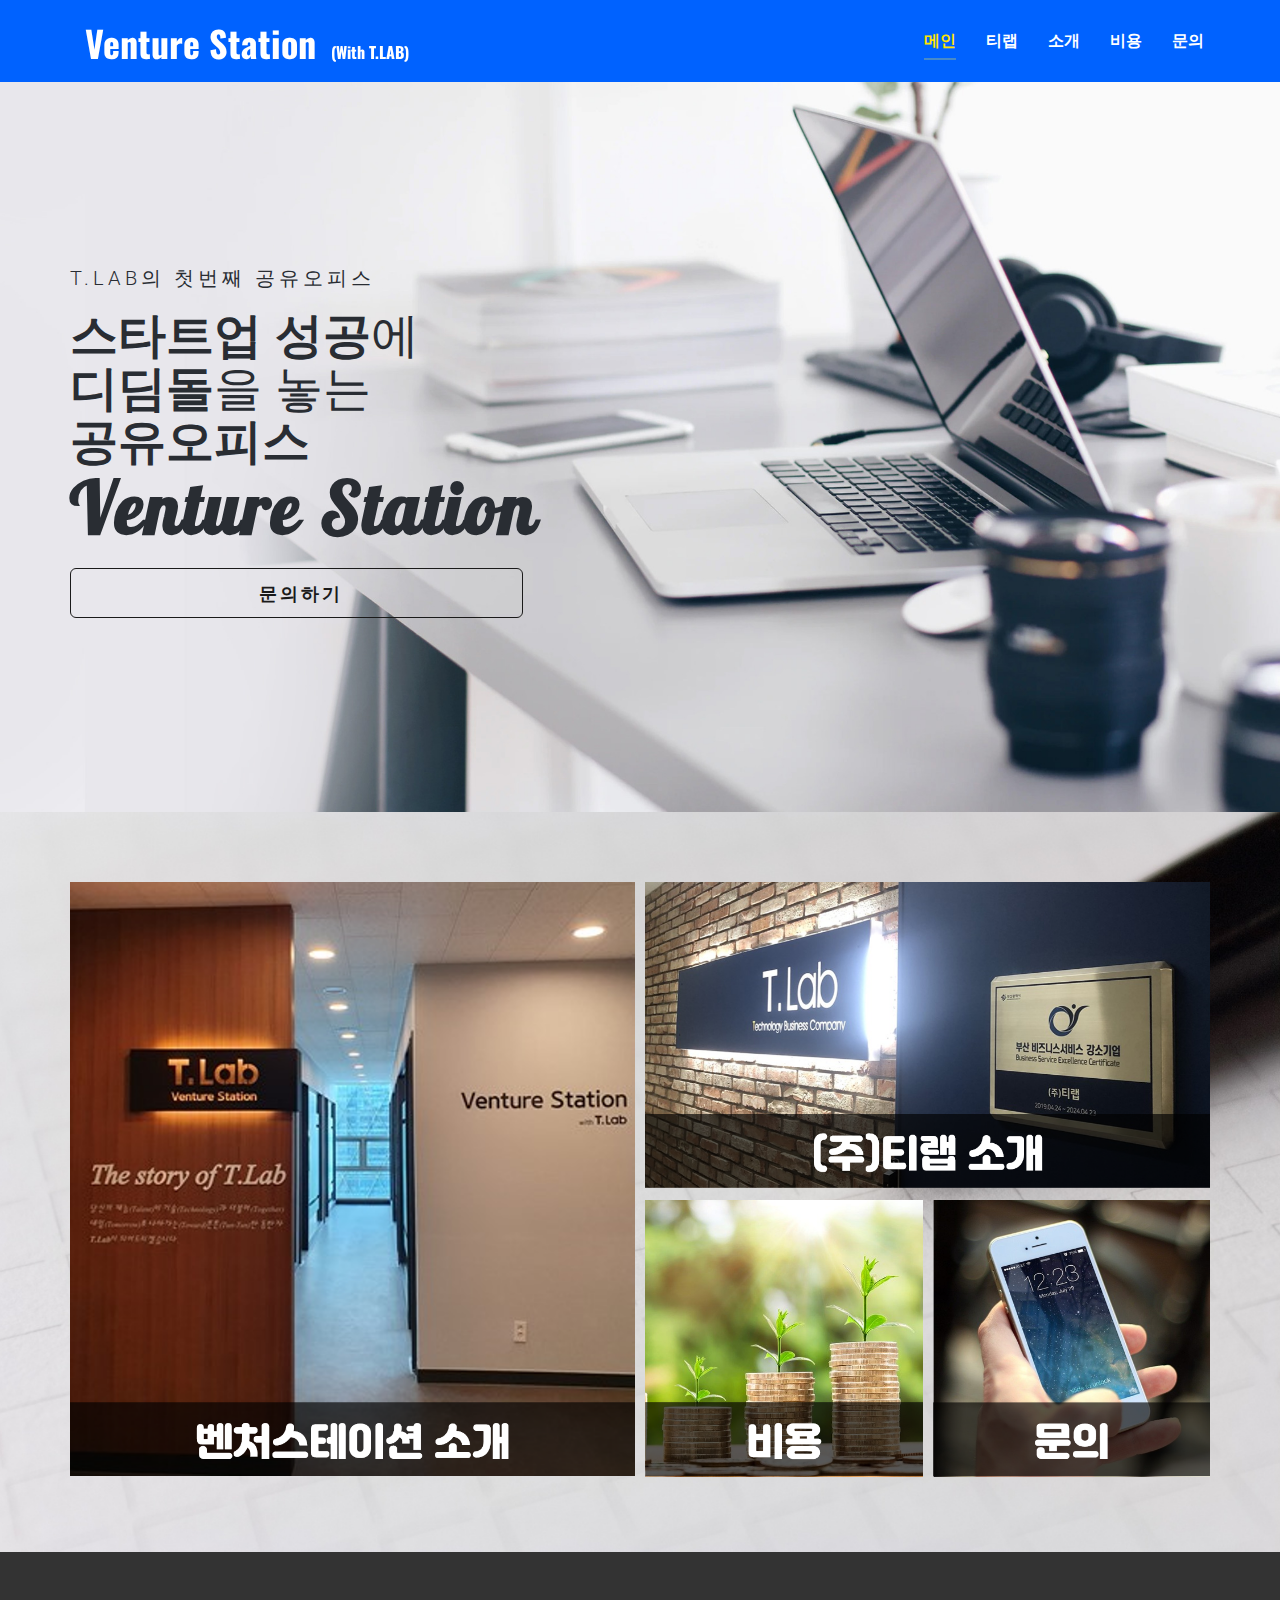
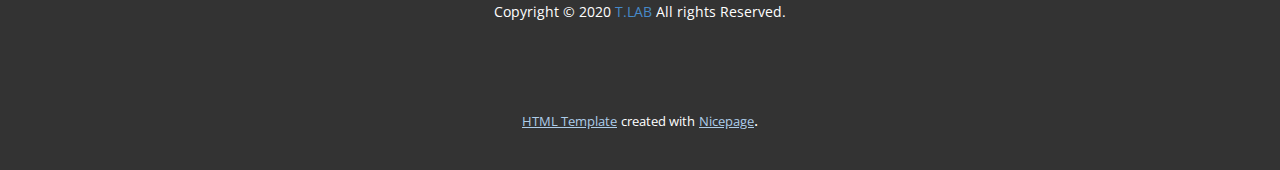
<file: index.html>
<!DOCTYPE html>
<html style="font-size: 16px;" lang="ko">
  <head>
    <meta name="viewport" content="width=device-width, initial-scale=1.0">
    <meta charset="utf-8">
    <meta name="keywords" content="공유오피스, 사무실, 센텀공유오피스, 해운대공유오피스, 부산공유오피스, 맞춤형멘토링, 정부지원사업, 예비창업패키지, 초기창업패키지, 창업도약패키지, 티랩">
    <meta name="description" content="공유오피스, 사무실, 센텀공유오피스, 해운대공유오피스, 부산공유오피스, 맞춤형멘토링, 정부지원사업, 예비창업패키지, 초기창업패키지, 창업도약패키지, 티랩">
    <meta name="page_type" content="np-template-header-footer-from-plugin">
    <title>벤처스테이션</title>
    <link rel="stylesheet" href="nicepage.css" media="screen">
<link rel="stylesheet" href="메인.css" media="screen">
    <script class="u-script" type="text/javascript" src="jquery.js" defer=""></script>
    <script class="u-script" type="text/javascript" src="nicepage.js" defer=""></script>
    <meta name="generator" content="Nicepage 2.23.0, nicepage.com">
    
    
    
    <link id="u-theme-google-font" rel="stylesheet" href="https://fonts.googleapis.com/css?family=Roboto:100,100i,300,300i,400,400i,500,500i,700,700i,900,900i|Open+Sans:300,300i,400,400i,600,600i,700,700i,800,800i">
    <link id="u-page-google-font" rel="stylesheet" href="https://fonts.googleapis.com/css?family=Lobster:400|Oswald:200,300,400,500,600,700">
    <script type="application/ld+json">{
		"@context": "http://schema.org",
		"@type": "Organization",
		"name": "Tlab",
		"url": "index.html"
}</script>
    <meta property="og:title" content="벤처스테이션">
    <meta property="og:type" content="website">
    <meta property="og:description" content="공유오피스, 사무실, 센텀공유오피스, 해운대공유오피스, 부산공유오피스, 맞춤형멘토링, 정부지원사업, 예비창업패키지, 초기창업패키지, 창업도약패키지, 티랩">
    <meta name="theme-color" content="#478ac9">
    <link rel="canonical" href="index.html">
    <meta property="og:url" content="index.html">
  </head>
  <body data-home-page="메인.html" data-home-page-title="메인" class="u-body"><header class="u-clearfix u-custom-color-1 u-header u-sticky u-header" id="sec-a5b3"><div class="u-clearfix u-sheet u-valign-middle-md u-valign-middle-sm u-sheet-1">
        <h1 class="u-custom-font u-font-oswald u-hidden-lg u-hidden-xl u-text u-text-default u-text-white u-title u-text-1">
          <a class="u-btn u-button-style u-none u-btn-1" href="메인.html">Venture Station</a>
        </h1>
        <nav class="u-menu u-menu-dropdown u-menu-open-right u-offcanvas u-menu-1" data-responsive-from="MD">
          <div class="menu-collapse" style="font-size: 1rem; letter-spacing: 0; font-weight: 700; text-transform: uppercase;">
            <a class="u-border-2 u-border-active-palette-1-base u-border-hover-palette-1-base u-border-no-left u-border-no-right u-border-no-top u-button-style u-custom-left-right-menu-spacing u-custom-padding-bottom u-custom-text-shadow u-custom-top-bottom-menu-spacing u-nav-link u-text-active-custom-color-2 u-text-hover-grey-90 u-text-white" href="#" style="text-shadow: 33px 2px 8px rgba(0,0,0,0.4); padding: 4px 6px; font-size: calc(1em + 8px);">
              <svg><use xmlns:xlink="http://www.w3.org/1999/xlink" xlink:href="#menu-hamburger"></use></svg>
              <svg version="1.1" xmlns="http://www.w3.org/2000/svg" xmlns:xlink="http://www.w3.org/1999/xlink"><defs><symbol id="menu-hamburger" viewBox="0 0 16 16" style="width: 16px; height: 16px;"><rect y="1" width="16" height="2"></rect><rect y="7" width="16" height="2"></rect><rect y="13" width="16" height="2"></rect>
</symbol>
</defs></svg>
            </a>
          </div>
          <div class="u-custom-menu u-nav-container">
            <ul class="u-nav u-spacing-30 u-text-white u-unstyled u-nav-1"><li class="u-nav-item"><a class="u-border-2 u-border-active-palette-1-base u-border-hover-palette-1-base u-border-no-left u-border-no-right u-border-no-top u-button-style u-nav-link u-text-active-custom-color-2 u-text-hover-grey-90 u-text-white" href="메인.html" style="padding: 10px 0;">메인</a>
</li><li class="u-nav-item"><a class="u-border-2 u-border-active-palette-1-base u-border-hover-palette-1-base u-border-no-left u-border-no-right u-border-no-top u-button-style u-nav-link u-text-active-custom-color-2 u-text-hover-grey-90 u-text-white" href="티랩.html" style="padding: 10px 0;">티랩</a>
</li><li class="u-nav-item"><a class="u-border-2 u-border-active-palette-1-base u-border-hover-palette-1-base u-border-no-left u-border-no-right u-border-no-top u-button-style u-nav-link u-text-active-custom-color-2 u-text-hover-grey-90 u-text-white" href="소개.html" style="padding: 10px 0;">소개</a>
</li><li class="u-nav-item"><a class="u-border-2 u-border-active-palette-1-base u-border-hover-palette-1-base u-border-no-left u-border-no-right u-border-no-top u-button-style u-nav-link u-text-active-custom-color-2 u-text-hover-grey-90 u-text-white" href="비용.html" style="padding: 10px 0;">비용</a>
</li><li class="u-nav-item"><a class="u-border-2 u-border-active-palette-1-base u-border-hover-palette-1-base u-border-no-left u-border-no-right u-border-no-top u-button-style u-nav-link u-text-active-custom-color-2 u-text-hover-grey-90 u-text-white" href="문의.html" style="padding: 10px 0;">문의</a>
</li></ul>
          </div>
          <div class="u-custom-menu u-nav-container-collapse">
            <div class="u-container-style u-custom-color-1 u-inner-container-layout u-sidenav u-sidenav-1" data-offcanvas-width="150">
              <div class="u-menu-close u-menu-close-1"></div>
              <ul class="u-align-center u-nav u-popupmenu-items u-spacing-0 u-text-active-custom-color-2 u-text-hover-custom-color-2 u-unstyled u-nav-2"><li class="u-nav-item"><a class="u-button-style u-nav-link" href="메인.html" style="padding: 18px 20px;">메인</a>
</li><li class="u-nav-item"><a class="u-button-style u-nav-link" href="티랩.html" style="padding: 18px 20px;">티랩</a>
</li><li class="u-nav-item"><a class="u-button-style u-nav-link" href="소개.html" style="padding: 18px 20px;">소개</a>
</li><li class="u-nav-item"><a class="u-button-style u-nav-link" href="비용.html" style="padding: 18px 20px;">비용</a>
</li><li class="u-nav-item"><a class="u-button-style u-nav-link" href="문의.html" style="padding: 18px 20px;">문의</a>
</li></ul>
            </div>
            <div class="u-black u-menu-overlay u-opacity u-opacity-65"></div>
          </div>
        </nav>
        <h1 class="u-hidden-md u-hidden-sm u-hidden-xs u-text u-text-white u-title u-text-2">
          <a class="u-btn u-button-style u-none u-btn-2" href="메인.html">
            <font style="font-size: 2.25rem;">Venture Station</font>
            <font style="font-size: 1rem;">(With T.LAB)</font>
          </a>
        </h1>
      </div></header>
    <section class="u-align-left u-clearfix u-image u-section-1" id="carousel_8b64">
      <div class="u-clearfix u-sheet u-valign-middle-xs u-sheet-1">
        <h5 class="u-text u-text-palette-5-dark-3 u-text-1">T.LAB의 첫번째 공유오피스</h5>
        <h2 class="u-custom-font u-font-arial u-text u-text-palette-5-dark-3 u-text-2"><b>스타트업 성공</b>에<br><b>디딤돌</b>을 놓는<br><b>공유오피스</b>
        </h2>
        <h1 class="u-custom-font u-font-Lobster u-text u-text-palette-5-dark-3 u-text-3">Venture Station</h1>
        <a href="문의.html" class="u-border-1 u-border-active-white u-border-grey-90 u-border-hover-custom-color-1 u-border-radius-6 u-btn u-btn-round u-button-style u-none u-text-grey-90 u-text-hover-custom-color-1 u-btn-1">
          <span class="u-text-icon u-text-icon-1"></span>문의하기
        </a>
      </div>
    </section>
    <section class="u-clearfix u-image u-section-2" id="sec-91d9">
      <div class="u-clearfix u-sheet u-sheet-1">
        <div class="u-clearfix u-expanded-width u-gutter-10 u-layout-wrap u-layout-wrap-1">
          <div class="u-gutter-0 u-layout">
            <div class="u-layout-row">
              <div class="u-size-30 u-size-60-md">
                <div class="u-layout-col">
                  <div class="u-container-style u-image u-layout-cell u-left-cell u-size-60 u-image-1" src="" data-href="소개.html">
                    <div class="u-container-layout u-container-layout-1"></div>
                  </div>
                </div>
              </div>
              <div class="u-size-30 u-size-60-md">
                <div class="u-layout-col">
                  <div class="u-size-40">
                    <div class="u-layout-row">
                      <div class="u-container-style u-image u-layout-cell u-right-cell u-size-60 u-image-2" src="" data-href="티랩.html">
                        <div class="u-container-layout u-container-layout-2"></div>
                      </div>
                    </div>
                  </div>
                  <div class="u-size-20">
                    <div class="u-layout-row">
                      <div class="u-container-style u-image u-layout-cell u-size-30 u-image-3" src="" data-href="비용.html">
                        <div class="u-container-layout u-container-layout-3"></div>
                      </div>
                      <div class="u-container-style u-image u-layout-cell u-right-cell u-size-30 u-image-4" src="" data-href="문의.html">
                        <div class="u-container-layout u-container-layout-4"></div>
                      </div>
                    </div>
                  </div>
                </div>
              </div>
            </div>
          </div>
        </div>
      </div>
    </section>
    
    
    <footer class="u-align-center u-clearfix u-footer u-grey-80 u-footer" id="sec-3c30"><div class="u-clearfix u-sheet u-sheet-1">
        <p class="u-small-text u-text u-text-variant u-text-1">Copyright © 2020&nbsp;<a href="http://www.tlab.or.kr/" rel="nofollow" class="u-btn u-button-style u-none u-text-palette-1-base u-btn-1">T.LAB</a>&nbsp;All rights Reserved.
        </p>
      </div></footer>
    <section class="u-backlink u-clearfix u-grey-80">
      <a class="u-link" href="https://nicepage.com/html-templates" target="_blank">
        <span>HTML Template</span>
      </a>
      <p class="u-text">
        <span>created with</span>
      </p>
      <a class="u-link" href="https://nicepage.com/html" target="_blank">
        <span>Nicepage</span>
      </a>. 
    </section>
  </body>
</html>
</file>
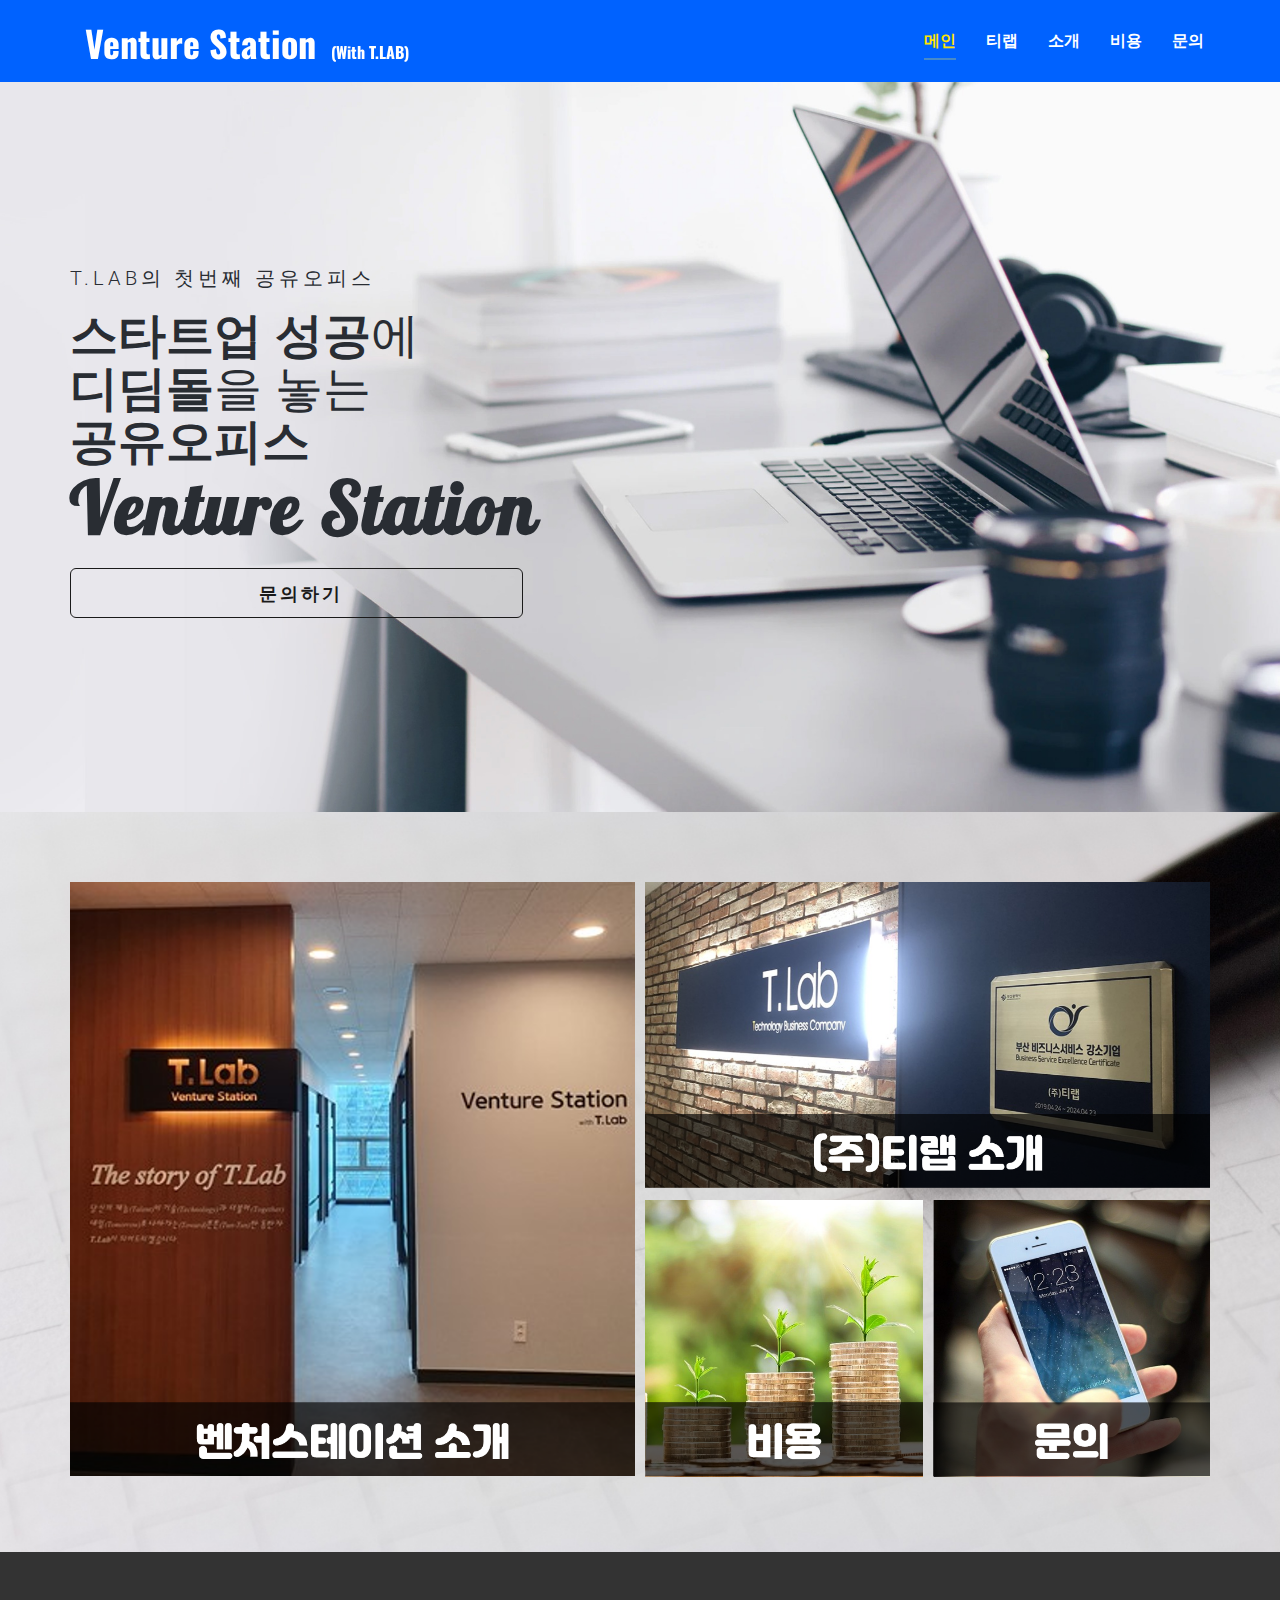
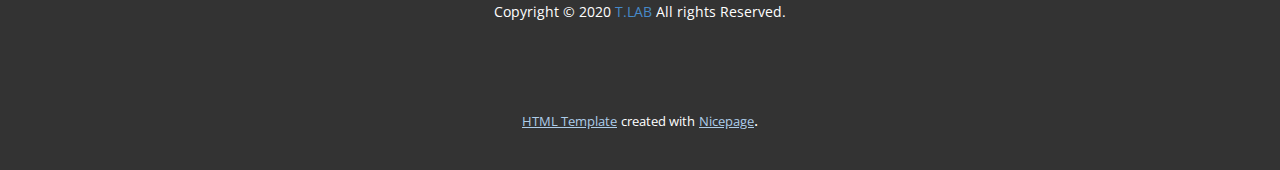
<file: 메인.html>
<!DOCTYPE html>
<html style="font-size: 16px;" lang="ko">
  <head>
    <meta name="viewport" content="width=device-width, initial-scale=1.0">
    <meta charset="utf-8">
    <meta name="keywords" content="공유오피스, 사무실, 센텀공유오피스, 해운대공유오피스, 부산공유오피스, 맞춤형멘토링, 정부지원사업, 예비창업패키지, 초기창업패키지, 창업도약패키지, 티랩">
    <meta name="description" content="공유오피스, 사무실, 센텀공유오피스, 해운대공유오피스, 부산공유오피스, 맞춤형멘토링, 정부지원사업, 예비창업패키지, 초기창업패키지, 창업도약패키지, 티랩">
    <meta name="page_type" content="np-template-header-footer-from-plugin">
    <title>벤처스테이션</title>
    <link rel="stylesheet" href="nicepage.css" media="screen">
<link rel="stylesheet" href="메인.css" media="screen">
    <script class="u-script" type="text/javascript" src="jquery.js" defer=""></script>
    <script class="u-script" type="text/javascript" src="nicepage.js" defer=""></script>
    <meta name="generator" content="Nicepage 2.23.0, nicepage.com">
    
    
    
    <link id="u-theme-google-font" rel="stylesheet" href="https://fonts.googleapis.com/css?family=Roboto:100,100i,300,300i,400,400i,500,500i,700,700i,900,900i|Open+Sans:300,300i,400,400i,600,600i,700,700i,800,800i">
    <link id="u-page-google-font" rel="stylesheet" href="https://fonts.googleapis.com/css?family=Lobster:400|Oswald:200,300,400,500,600,700">
    <script type="application/ld+json">{
		"@context": "http://schema.org",
		"@type": "Organization",
		"name": "Tlab",
		"url": "index.html"
}</script>
    <meta property="og:title" content="벤처스테이션">
    <meta property="og:type" content="website">
    <meta property="og:description" content="공유오피스, 사무실, 센텀공유오피스, 해운대공유오피스, 부산공유오피스, 맞춤형멘토링, 정부지원사업, 예비창업패키지, 초기창업패키지, 창업도약패키지, 티랩">
    <meta name="theme-color" content="#478ac9">
    <link rel="canonical" href="index.html">
    <meta property="og:url" content="index.html">
  </head>
  <body class="u-body"><header class="u-clearfix u-custom-color-1 u-header u-sticky u-header" id="sec-a5b3"><div class="u-clearfix u-sheet u-valign-middle-md u-valign-middle-sm u-sheet-1">
        <h1 class="u-custom-font u-font-oswald u-hidden-lg u-hidden-xl u-text u-text-default u-text-white u-title u-text-1">
          <a class="u-btn u-button-style u-none u-btn-1" href="메인.html">Venture Station</a>
        </h1>
        <nav class="u-menu u-menu-dropdown u-menu-open-right u-offcanvas u-menu-1" data-responsive-from="MD">
          <div class="menu-collapse" style="font-size: 1rem; letter-spacing: 0; font-weight: 700; text-transform: uppercase;">
            <a class="u-border-2 u-border-active-palette-1-base u-border-hover-palette-1-base u-border-no-left u-border-no-right u-border-no-top u-button-style u-custom-left-right-menu-spacing u-custom-padding-bottom u-custom-text-shadow u-custom-top-bottom-menu-spacing u-nav-link u-text-active-custom-color-2 u-text-hover-grey-90 u-text-white" href="#" style="text-shadow: 33px 2px 8px rgba(0,0,0,0.4); padding: 4px 6px; font-size: calc(1em + 8px);">
              <svg><use xmlns:xlink="http://www.w3.org/1999/xlink" xlink:href="#menu-hamburger"></use></svg>
              <svg version="1.1" xmlns="http://www.w3.org/2000/svg" xmlns:xlink="http://www.w3.org/1999/xlink"><defs><symbol id="menu-hamburger" viewBox="0 0 16 16" style="width: 16px; height: 16px;"><rect y="1" width="16" height="2"></rect><rect y="7" width="16" height="2"></rect><rect y="13" width="16" height="2"></rect>
</symbol>
</defs></svg>
            </a>
          </div>
          <div class="u-custom-menu u-nav-container">
            <ul class="u-nav u-spacing-30 u-text-white u-unstyled u-nav-1"><li class="u-nav-item"><a class="u-border-2 u-border-active-palette-1-base u-border-hover-palette-1-base u-border-no-left u-border-no-right u-border-no-top u-button-style u-nav-link u-text-active-custom-color-2 u-text-hover-grey-90 u-text-white" href="메인.html" style="padding: 10px 0;">메인</a>
</li><li class="u-nav-item"><a class="u-border-2 u-border-active-palette-1-base u-border-hover-palette-1-base u-border-no-left u-border-no-right u-border-no-top u-button-style u-nav-link u-text-active-custom-color-2 u-text-hover-grey-90 u-text-white" href="티랩.html" style="padding: 10px 0;">티랩</a>
</li><li class="u-nav-item"><a class="u-border-2 u-border-active-palette-1-base u-border-hover-palette-1-base u-border-no-left u-border-no-right u-border-no-top u-button-style u-nav-link u-text-active-custom-color-2 u-text-hover-grey-90 u-text-white" href="소개.html" style="padding: 10px 0;">소개</a>
</li><li class="u-nav-item"><a class="u-border-2 u-border-active-palette-1-base u-border-hover-palette-1-base u-border-no-left u-border-no-right u-border-no-top u-button-style u-nav-link u-text-active-custom-color-2 u-text-hover-grey-90 u-text-white" href="비용.html" style="padding: 10px 0;">비용</a>
</li><li class="u-nav-item"><a class="u-border-2 u-border-active-palette-1-base u-border-hover-palette-1-base u-border-no-left u-border-no-right u-border-no-top u-button-style u-nav-link u-text-active-custom-color-2 u-text-hover-grey-90 u-text-white" href="문의.html" style="padding: 10px 0;">문의</a>
</li></ul>
          </div>
          <div class="u-custom-menu u-nav-container-collapse">
            <div class="u-container-style u-custom-color-1 u-inner-container-layout u-sidenav u-sidenav-1" data-offcanvas-width="150">
              <div class="u-menu-close u-menu-close-1"></div>
              <ul class="u-align-center u-nav u-popupmenu-items u-spacing-0 u-text-active-custom-color-2 u-text-hover-custom-color-2 u-unstyled u-nav-2"><li class="u-nav-item"><a class="u-button-style u-nav-link" href="메인.html" style="padding: 18px 20px;">메인</a>
</li><li class="u-nav-item"><a class="u-button-style u-nav-link" href="티랩.html" style="padding: 18px 20px;">티랩</a>
</li><li class="u-nav-item"><a class="u-button-style u-nav-link" href="소개.html" style="padding: 18px 20px;">소개</a>
</li><li class="u-nav-item"><a class="u-button-style u-nav-link" href="비용.html" style="padding: 18px 20px;">비용</a>
</li><li class="u-nav-item"><a class="u-button-style u-nav-link" href="문의.html" style="padding: 18px 20px;">문의</a>
</li></ul>
            </div>
            <div class="u-black u-menu-overlay u-opacity u-opacity-65"></div>
          </div>
        </nav>
        <h1 class="u-hidden-md u-hidden-sm u-hidden-xs u-text u-text-white u-title u-text-2">
          <a class="u-btn u-button-style u-none u-btn-2" href="메인.html">
            <font style="font-size: 2.25rem;">Venture Station</font>
            <font style="font-size: 1rem;">(With T.LAB)</font>
          </a>
        </h1>
      </div></header>
    <section class="u-align-left u-clearfix u-image u-section-1" id="carousel_8b64">
      <div class="u-clearfix u-sheet u-valign-middle-xs u-sheet-1">
        <h5 class="u-text u-text-palette-5-dark-3 u-text-1">T.LAB의 첫번째 공유오피스</h5>
        <h2 class="u-custom-font u-font-arial u-text u-text-palette-5-dark-3 u-text-2"><b>스타트업 성공</b>에<br><b>디딤돌</b>을 놓는<br><b>공유오피스</b>
        </h2>
        <h1 class="u-custom-font u-font-Lobster u-text u-text-palette-5-dark-3 u-text-3">Venture Station</h1>
        <a href="문의.html" class="u-border-1 u-border-active-white u-border-grey-90 u-border-hover-custom-color-1 u-border-radius-6 u-btn u-btn-round u-button-style u-none u-text-grey-90 u-text-hover-custom-color-1 u-btn-1">
          <span class="u-text-icon u-text-icon-1"></span>문의하기
        </a>
      </div>
    </section>
    <section class="u-clearfix u-image u-section-2" id="sec-91d9">
      <div class="u-clearfix u-sheet u-sheet-1">
        <div class="u-clearfix u-expanded-width u-gutter-10 u-layout-wrap u-layout-wrap-1">
          <div class="u-gutter-0 u-layout">
            <div class="u-layout-row">
              <div class="u-size-30 u-size-60-md">
                <div class="u-layout-col">
                  <div class="u-container-style u-image u-layout-cell u-left-cell u-size-60 u-image-1" src="" data-href="소개.html">
                    <div class="u-container-layout u-container-layout-1"></div>
                  </div>
                </div>
              </div>
              <div class="u-size-30 u-size-60-md">
                <div class="u-layout-col">
                  <div class="u-size-40">
                    <div class="u-layout-row">
                      <div class="u-container-style u-image u-layout-cell u-right-cell u-size-60 u-image-2" src="" data-href="티랩.html">
                        <div class="u-container-layout u-container-layout-2"></div>
                      </div>
                    </div>
                  </div>
                  <div class="u-size-20">
                    <div class="u-layout-row">
                      <div class="u-container-style u-image u-layout-cell u-size-30 u-image-3" src="" data-href="비용.html">
                        <div class="u-container-layout u-container-layout-3"></div>
                      </div>
                      <div class="u-container-style u-image u-layout-cell u-right-cell u-size-30 u-image-4" src="" data-href="문의.html">
                        <div class="u-container-layout u-container-layout-4"></div>
                      </div>
                    </div>
                  </div>
                </div>
              </div>
            </div>
          </div>
        </div>
      </div>
    </section>
    
    
    <footer class="u-align-center u-clearfix u-footer u-grey-80 u-footer" id="sec-3c30"><div class="u-clearfix u-sheet u-sheet-1">
        <p class="u-small-text u-text u-text-variant u-text-1">Copyright © 2020&nbsp;<a href="http://www.tlab.or.kr/" rel="nofollow" class="u-btn u-button-style u-none u-text-palette-1-base u-btn-1">T.LAB</a>&nbsp;All rights Reserved.
        </p>
      </div></footer>
    <section class="u-backlink u-clearfix u-grey-80">
      <a class="u-link" href="https://nicepage.com/html-templates" target="_blank">
        <span>HTML Template</span>
      </a>
      <p class="u-text">
        <span>created with</span>
      </p>
      <a class="u-link" href="https://nicepage.com/html" target="_blank">
        <span>Nicepage</span>
      </a>. 
    </section>
  </body>
</html>
</file>
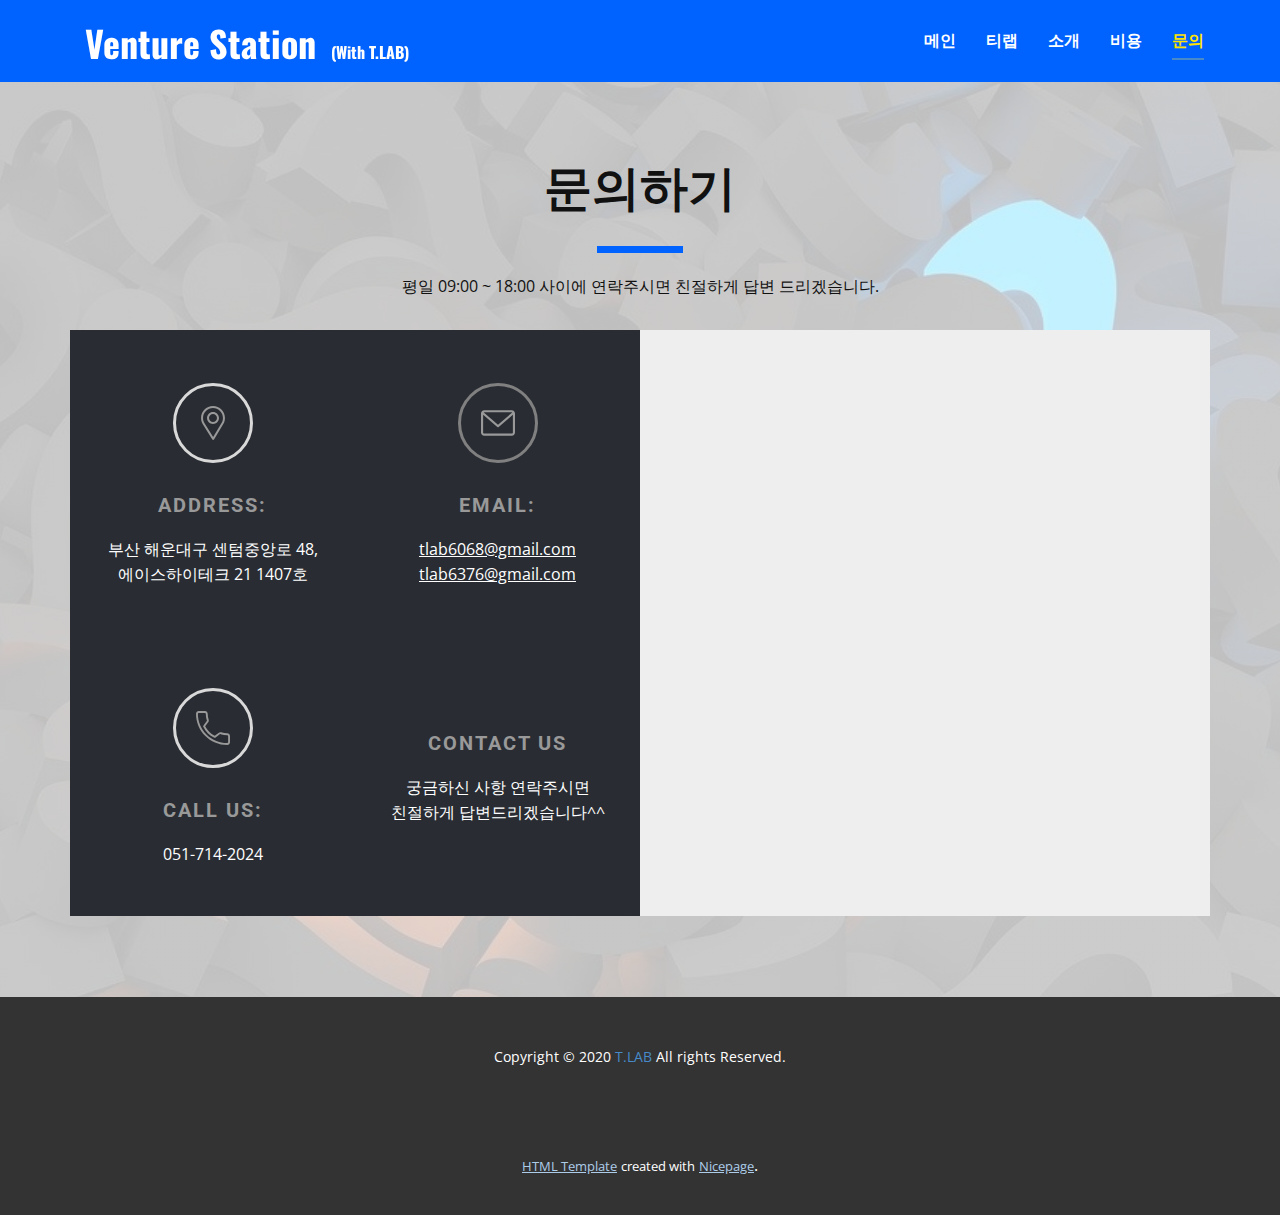
<file: 문의.html>
<!DOCTYPE html>
<html style="font-size: 16px;" lang="ko">
  <head>
    <meta name="viewport" content="width=device-width, initial-scale=1.0">
    <meta charset="utf-8">
    <meta name="keywords" content="공유오피스, 사무실, 센텀공유오피스, 해운대공유오피스, 부산공유오피스, 맞춤형멘토링, 정부지원사업, 예비창업패키지, 초기창업패키지, 창업도약패키지, 티랩">
    <meta name="description" content="공유오피스, 사무실, 센텀공유오피스, 해운대공유오피스, 부산공유오피스, 맞춤형멘토링, 정부지원사업, 예비창업패키지, 초기창업패키지, 창업도약패키지, 티랩">
    <meta name="page_type" content="np-template-header-footer-from-plugin">
    <title>문의 - 벤처스테이션</title>
    <link rel="stylesheet" href="nicepage.css" media="screen">
<link rel="stylesheet" href="문의.css" media="screen">
    <script class="u-script" type="text/javascript" src="jquery.js" defer=""></script>
    <script class="u-script" type="text/javascript" src="nicepage.js" defer=""></script>
    <meta name="generator" content="Nicepage 2.23.0, nicepage.com">
    
    
    <link id="u-theme-google-font" rel="stylesheet" href="https://fonts.googleapis.com/css?family=Roboto:100,100i,300,300i,400,400i,500,500i,700,700i,900,900i|Open+Sans:300,300i,400,400i,600,600i,700,700i,800,800i">
    <link id="u-page-google-font" rel="stylesheet" href="https://fonts.googleapis.com/css?family=Oswald:200,300,400,500,600,700">
    <script type="application/ld+json">{
		"@context": "http://schema.org",
		"@type": "Organization",
		"name": "Tlab",
		"url": "index.html"
}</script>
    <meta property="og:title" content="문의 - 벤처스테이션">
    <meta property="og:type" content="website">
    <meta property="og:description" content="공유오피스, 사무실, 센텀공유오피스, 해운대공유오피스, 부산공유오피스, 맞춤형멘토링, 정부지원사업, 예비창업패키지, 초기창업패키지, 창업도약패키지, 티랩">
    <meta name="theme-color" content="#478ac9">
    <link rel="canonical" href="index.html">
    <meta property="og:url" content="index.html">
  </head>
  <body class="u-body"><header class="u-clearfix u-custom-color-1 u-header u-sticky u-header" id="sec-a5b3"><div class="u-clearfix u-sheet u-valign-middle-md u-valign-middle-sm u-sheet-1">
        <h1 class="u-custom-font u-font-oswald u-hidden-lg u-hidden-xl u-text u-text-default u-text-white u-title u-text-1">
          <a class="u-btn u-button-style u-none u-btn-1" href="메인.html">Venture Station</a>
        </h1>
        <nav class="u-menu u-menu-dropdown u-menu-open-right u-offcanvas u-menu-1" data-responsive-from="MD">
          <div class="menu-collapse" style="font-size: 1rem; letter-spacing: 0; font-weight: 700; text-transform: uppercase;">
            <a class="u-border-2 u-border-active-palette-1-base u-border-hover-palette-1-base u-border-no-left u-border-no-right u-border-no-top u-button-style u-custom-left-right-menu-spacing u-custom-padding-bottom u-custom-text-shadow u-custom-top-bottom-menu-spacing u-nav-link u-text-active-custom-color-2 u-text-hover-grey-90 u-text-white" href="#" style="text-shadow: 33px 2px 8px rgba(0,0,0,0.4); padding: 4px 6px; font-size: calc(1em + 8px);">
              <svg><use xmlns:xlink="http://www.w3.org/1999/xlink" xlink:href="#menu-hamburger"></use></svg>
              <svg version="1.1" xmlns="http://www.w3.org/2000/svg" xmlns:xlink="http://www.w3.org/1999/xlink"><defs><symbol id="menu-hamburger" viewBox="0 0 16 16" style="width: 16px; height: 16px;"><rect y="1" width="16" height="2"></rect><rect y="7" width="16" height="2"></rect><rect y="13" width="16" height="2"></rect>
</symbol>
</defs></svg>
            </a>
          </div>
          <div class="u-custom-menu u-nav-container">
            <ul class="u-nav u-spacing-30 u-text-white u-unstyled u-nav-1"><li class="u-nav-item"><a class="u-border-2 u-border-active-palette-1-base u-border-hover-palette-1-base u-border-no-left u-border-no-right u-border-no-top u-button-style u-nav-link u-text-active-custom-color-2 u-text-hover-grey-90 u-text-white" href="메인.html" style="padding: 10px 0;">메인</a>
</li><li class="u-nav-item"><a class="u-border-2 u-border-active-palette-1-base u-border-hover-palette-1-base u-border-no-left u-border-no-right u-border-no-top u-button-style u-nav-link u-text-active-custom-color-2 u-text-hover-grey-90 u-text-white" href="티랩.html" style="padding: 10px 0;">티랩</a>
</li><li class="u-nav-item"><a class="u-border-2 u-border-active-palette-1-base u-border-hover-palette-1-base u-border-no-left u-border-no-right u-border-no-top u-button-style u-nav-link u-text-active-custom-color-2 u-text-hover-grey-90 u-text-white" href="소개.html" style="padding: 10px 0;">소개</a>
</li><li class="u-nav-item"><a class="u-border-2 u-border-active-palette-1-base u-border-hover-palette-1-base u-border-no-left u-border-no-right u-border-no-top u-button-style u-nav-link u-text-active-custom-color-2 u-text-hover-grey-90 u-text-white" href="비용.html" style="padding: 10px 0;">비용</a>
</li><li class="u-nav-item"><a class="u-border-2 u-border-active-palette-1-base u-border-hover-palette-1-base u-border-no-left u-border-no-right u-border-no-top u-button-style u-nav-link u-text-active-custom-color-2 u-text-hover-grey-90 u-text-white" href="문의.html" style="padding: 10px 0;">문의</a>
</li></ul>
          </div>
          <div class="u-custom-menu u-nav-container-collapse">
            <div class="u-container-style u-custom-color-1 u-inner-container-layout u-sidenav u-sidenav-1" data-offcanvas-width="150">
              <div class="u-menu-close u-menu-close-1"></div>
              <ul class="u-align-center u-nav u-popupmenu-items u-spacing-0 u-text-active-custom-color-2 u-text-hover-custom-color-2 u-unstyled u-nav-2"><li class="u-nav-item"><a class="u-button-style u-nav-link" href="메인.html" style="padding: 18px 20px;">메인</a>
</li><li class="u-nav-item"><a class="u-button-style u-nav-link" href="티랩.html" style="padding: 18px 20px;">티랩</a>
</li><li class="u-nav-item"><a class="u-button-style u-nav-link" href="소개.html" style="padding: 18px 20px;">소개</a>
</li><li class="u-nav-item"><a class="u-button-style u-nav-link" href="비용.html" style="padding: 18px 20px;">비용</a>
</li><li class="u-nav-item"><a class="u-button-style u-nav-link" href="문의.html" style="padding: 18px 20px;">문의</a>
</li></ul>
            </div>
            <div class="u-black u-menu-overlay u-opacity u-opacity-65"></div>
          </div>
        </nav>
        <h1 class="u-hidden-md u-hidden-sm u-hidden-xs u-text u-text-white u-title u-text-2">
          <a class="u-btn u-button-style u-none u-btn-2" href="메인.html">
            <font style="font-size: 2.25rem;">Venture Station</font>
            <font style="font-size: 1rem;">(With T.LAB)</font>
          </a>
        </h1>
      </div></header>
    <section class="u-align-center u-clearfix u-image u-shading u-valign-bottom-lg u-valign-bottom-md u-valign-bottom-sm u-valign-bottom-xs u-section-1" id="carousel_3f8c" data-image-width="1280" data-image-height="640">
      <div class="u-clearfix u-sheet u-valign-middle-lg u-valign-middle-md u-valign-middle-sm u-valign-middle-xl u-sheet-1">
        <h2 class="u-text u-text-body-color u-text-1">문의하기</h2>
        <div class="u-border-7 u-border-custom-color-1 u-line u-line-horizontal u-line-1"></div>
        <p class="u-text u-text-body-color u-text-2">평일 09:00 ~ 18:00 사이에 연락주시면 친절하게 답변 드리겠습니다.</p>
        <div class="u-clearfix u-expanded-width u-gutter-0 u-layout-wrap u-layout-wrap-1">
          <div class="u-gutter-0 u-layout">
            <div class="u-layout-row">
              <div class="u-size-30 u-size-60-md">
                <div class="u-layout-col">
                  <div class="u-size-30">
                    <div class="u-layout-row">
                      <div class="u-align-center u-container-style u-layout-cell u-left-cell u-palette-5-dark-3 u-size-30 u-layout-cell-1">
                        <div class="u-container-layout u-valign-middle u-container-layout-1">
                          <span class="u-border-3 u-border-grey-15 u-icon u-icon-circle u-spacing-20 u-text-grey-40 u-icon-1">
                            <svg class="u-svg-link" preserveAspectRatio="xMidYMin slice" viewBox="0 0 512 512" style=""><use xmlns:xlink="http://www.w3.org/1999/xlink" xlink:href="#svg-7ee5"></use></svg>
                            <svg xmlns="http://www.w3.org/2000/svg" xmlns:xlink="http://www.w3.org/1999/xlink" version="1.1" id="svg-7ee5" x="0px" y="0px" viewBox="0 0 512 512" style="enable-background:new 0 0 512 512;" xml:space="preserve" class="u-svg-content"><g><g><path d="M256,0C156.748,0,76,80.748,76,180c0,33.534,9.289,66.26,26.869,94.652l142.885,230.257    c2.737,4.411,7.559,7.091,12.745,7.091c0.04,0,0.079,0,0.119,0c5.231-0.041,10.063-2.804,12.75-7.292L410.611,272.22    C427.221,244.428,436,212.539,436,180C436,80.748,355.252,0,256,0z M384.866,256.818L258.272,468.186l-129.905-209.34    C113.734,235.214,105.8,207.95,105.8,180c0-82.71,67.49-150.2,150.2-150.2S406.1,97.29,406.1,180    C406.1,207.121,398.689,233.688,384.866,256.818z"></path>
</g>
</g><g><g><path d="M256,90c-49.626,0-90,40.374-90,90c0,49.309,39.717,90,90,90c50.903,0,90-41.233,90-90C346,130.374,305.626,90,256,90z     M256,240.2c-33.257,0-60.2-27.033-60.2-60.2c0-33.084,27.116-60.2,60.2-60.2s60.1,27.116,60.1,60.2    C316.1,212.683,289.784,240.2,256,240.2z"></path>
</g>
</g><g></g><g></g><g></g><g></g><g></g><g></g><g></g><g></g><g></g><g></g><g></g><g></g><g></g><g></g><g></g></svg>
                          </span>
                          <h5 class="u-text u-text-grey-40 u-text-3">Address:</h5>
                          <p class="u-text u-text-4">부산 해운대구 센텀중앙로 48,<br>에이스하이테크 21 1407호
                          </p>
                        </div>
                      </div>
                      <div class="u-container-style u-layout-cell u-palette-5-dark-3 u-size-30 u-layout-cell-2">
                        <div class="u-container-layout u-valign-middle u-container-layout-2">
                          <span class="u-border-3 u-border-grey-50 u-icon u-icon-circle u-spacing-20 u-text-grey-40 u-icon-2">
                            <svg class="u-svg-link" preserveAspectRatio="xMidYMin slice" viewBox="0 0 479.058 479.058" style=""><use xmlns:xlink="http://www.w3.org/1999/xlink" xlink:href="#svg-b327"></use></svg>
                            <svg xmlns="http://www.w3.org/2000/svg" id="svg-b327" enable-background="new 0 0 479.058 479.058" viewBox="0 0 479.058 479.058" class="u-svg-content"><path d="m434.146 59.882h-389.234c-24.766 0-44.912 20.146-44.912 44.912v269.47c0 24.766 20.146 44.912 44.912 44.912h389.234c24.766 0 44.912-20.146 44.912-44.912v-269.47c0-24.766-20.146-44.912-44.912-44.912zm0 29.941c2.034 0 3.969.422 5.738 1.159l-200.355 173.649-200.356-173.649c1.769-.736 3.704-1.159 5.738-1.159zm0 299.411h-389.234c-8.26 0-14.971-6.71-14.971-14.971v-251.648l199.778 173.141c2.822 2.441 6.316 3.655 9.81 3.655s6.988-1.213 9.81-3.655l199.778-173.141v251.649c-.001 8.26-6.711 14.97-14.971 14.97z"></path></svg>
                          </span>
                          <h5 class="u-align-center u-text u-text-grey-40 u-text-5">Email:</h5>
                          <a href="mailto:tlab6068@gmail.com?subject=tlab6068%40gmail.com" class="u-border-active-none u-border-hover-none u-btn u-btn-rectangle u-button-style u-none u-text-body-alt-color u-text-hover-palette-2-base u-btn-1">tlab6068@gmail.com</a>
                          <a href="mailto:tlab6376@gmail.com?subject=tlab6376%40gmail.com" class="u-border-active-none u-border-hover-none u-btn u-btn-rectangle u-button-style u-none u-text-body-alt-color u-text-hover-palette-2-base u-btn-2">tlab6376@gmail.com</a>
                        </div>
                      </div>
                    </div>
                  </div>
                  <div class="u-size-30">
                    <div class="u-layout-row">
                      <div class="u-align-center u-container-style u-layout-cell u-left-cell u-palette-5-dark-3 u-size-30 u-layout-cell-3">
                        <div class="u-container-layout u-valign-middle u-container-layout-3">
                          <span class="u-border-3 u-border-grey-15 u-icon u-icon-circle u-spacing-20 u-text-grey-40 u-icon-3">
                            <svg class="u-svg-link" preserveAspectRatio="xMidYMin slice" viewBox="0 0 384 384" style=""><use xmlns:xlink="http://www.w3.org/1999/xlink" xlink:href="#svg-2291"></use></svg>
                            <svg xmlns="http://www.w3.org/2000/svg" xmlns:xlink="http://www.w3.org/1999/xlink" version="1.1" id="svg-2291" x="0px" y="0px" viewBox="0 0 384 384" style="enable-background:new 0 0 384 384;" xml:space="preserve" class="u-svg-content"><g><g><path d="M353.188,252.052c-23.51,0-46.594-3.677-68.469-10.906c-10.906-3.719-23.323-0.833-30.438,6.417l-43.177,32.594    c-50.073-26.729-80.917-57.563-107.281-107.26l31.635-42.052c8.219-8.208,11.167-20.198,7.635-31.448    c-7.26-21.99-10.948-45.063-10.948-68.583C132.146,13.823,118.323,0,101.333,0H30.812C13.823,0,0,13.823,0,30.812    C0,225.563,158.438,384,353.188,384c16.99,0,30.813-13.823,30.813-30.813v-70.323C384,265.875,370.177,252.052,353.188,252.052z     M362.667,353.188c0,5.229-4.25,9.479-9.479,9.479c-182.99,0-331.854-148.865-331.854-331.854c0-5.229,4.25-9.479,9.479-9.479    h70.521c5.229,0,9.479,4.25,9.479,9.479c0,25.802,4.052,51.125,11.979,75.115c1.104,3.542,0.208,7.208-3.375,10.938L82.75,165.427    c-2.458,3.26-2.844,7.625-1,11.26c29.927,58.823,66.292,95.188,125.531,125.542c3.604,1.885,8.021,1.49,11.292-0.979    l49.677-37.635c2.51-2.51,6.271-3.406,9.667-2.25c24.156,7.979,49.479,12.021,75.271,12.021c5.229,0,9.479,4.25,9.479,9.479    V353.188z"></path>
</g>
</g><g></g><g></g><g></g><g></g><g></g><g></g><g></g><g></g><g></g><g></g><g></g><g></g><g></g><g></g><g></g></svg>
                          </span>
                          <h5 class="u-text u-text-grey-40 u-text-6">Call us:</h5>
                          <p class="u-text u-text-7">051-714-2024</p>
                        </div>
                      </div>
                      <div class="u-container-style u-layout-cell u-palette-5-dark-3 u-size-30 u-layout-cell-4">
                        <div class="u-container-layout u-valign-middle u-container-layout-4">
                          <h5 class="u-align-center u-text u-text-grey-40 u-text-8">Contact Us</h5>
                          <p class="u-align-center u-text u-text-9">궁금하신 사항 연락주시면<br>친절하게 답변드리겠습니다^^
                          </p>
                        </div>
                      </div>
                    </div>
                  </div>
                </div>
              </div>
              <div class="u-size-30 u-size-60-md">
                <div class="u-layout-col">
                  <div class="u-container-style u-layout-cell u-right-cell u-size-60 u-layout-cell-5">
                    <div class="u-container-layout u-container-layout-5">
                      <div class="u-expanded u-grey-light-2 u-map">
                        <div class="embed-responsive">
                          <iframe class="embed-responsive-item" src="//maps.google.com/maps?output=embed&amp;q=%EC%97%90%EC%9D%B4%EC%8A%A4%ED%95%98%EC%9D%B4%ED%85%8C%ED%81%AC21&amp;z=16&amp;t=m" data-map="[base64]"></iframe>
                        </div>
                      </div>
                    </div>
                  </div>
                </div>
              </div>
            </div>
          </div>
        </div>
      </div>
    </section>
    
    
    <footer class="u-align-center u-clearfix u-footer u-grey-80 u-footer" id="sec-3c30"><div class="u-clearfix u-sheet u-sheet-1">
        <p class="u-small-text u-text u-text-variant u-text-1">Copyright © 2020&nbsp;<a href="http://www.tlab.or.kr/" rel="nofollow" class="u-btn u-button-style u-none u-text-palette-1-base u-btn-1">T.LAB</a>&nbsp;All rights Reserved.
        </p>
      </div></footer>
    <section class="u-backlink u-clearfix u-grey-80">
      <a class="u-link" href="https://nicepage.com/html-templates" target="_blank">
        <span>HTML Template</span>
      </a>
      <p class="u-text">
        <span>created with</span>
      </p>
      <a class="u-link" href="https://nicepage.com/html" target="_blank">
        <span>Nicepage</span>
      </a>. 
    </section>
  </body>
</html>
</file>
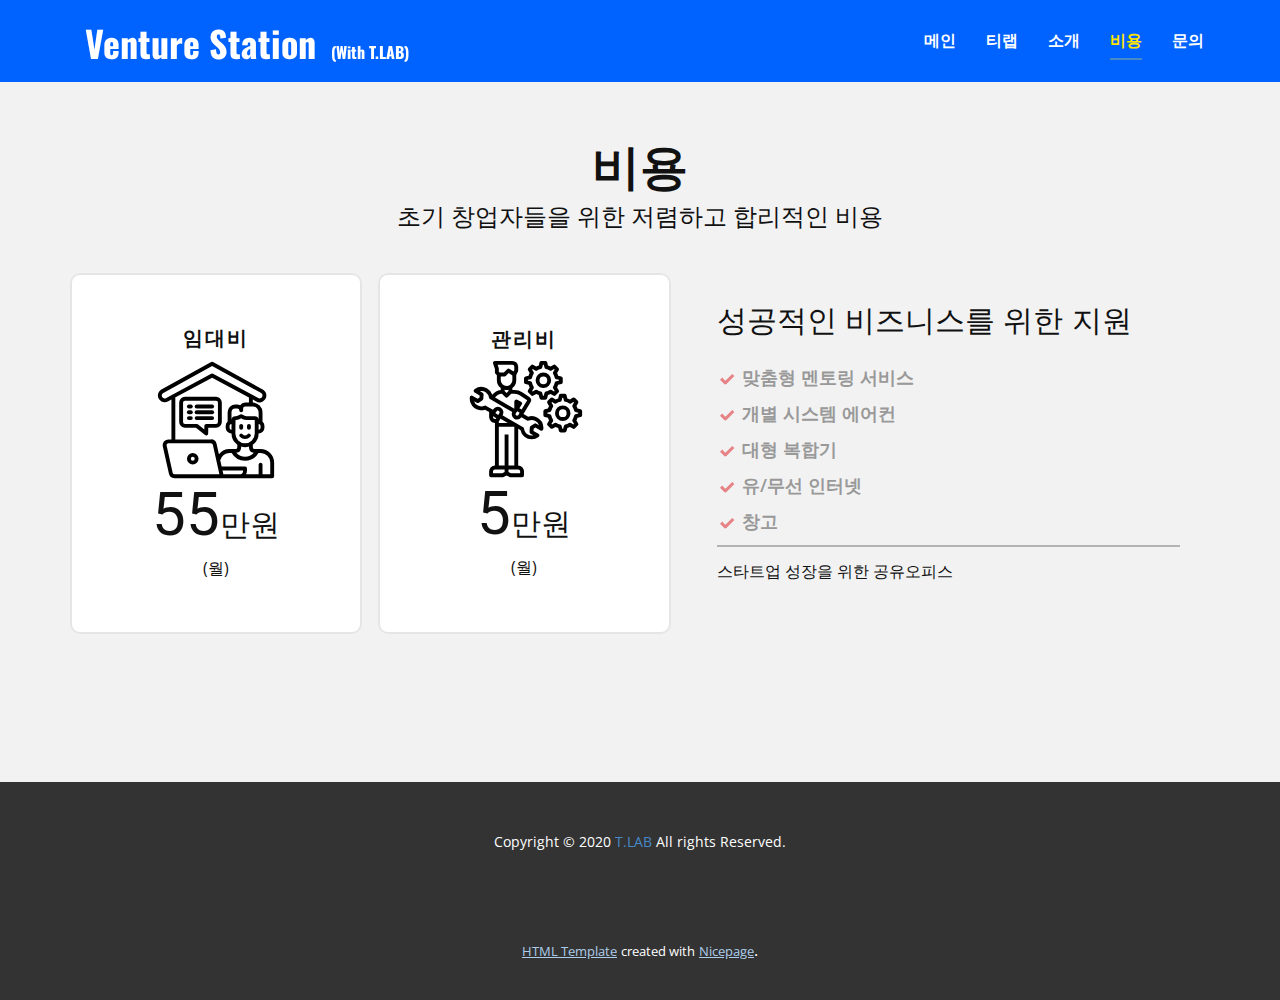
<file: 비용.html>
<!DOCTYPE html>
<html style="font-size: 16px;" lang="ko">
  <head>
    <meta name="viewport" content="width=device-width, initial-scale=1.0">
    <meta charset="utf-8">
    <meta name="keywords" content="공유오피스, 사무실, 센텀공유오피스, 해운대공유오피스, 부산공유오피스, 맞춤형멘토링, 정부지원사업, 예비창업패키지, 초기창업패키지, 창업도약패키지, 티랩">
    <meta name="description" content="공유오피스, 사무실, 센텀공유오피스, 해운대공유오피스, 부산공유오피스, 맞춤형멘토링, 정부지원사업, 예비창업패키지, 초기창업패키지, 창업도약패키지, 티랩">
    <meta name="page_type" content="np-template-header-footer-from-plugin">
    <title>비용 - 벤처스테이션</title>
    <link rel="stylesheet" href="nicepage.css" media="screen">
<link rel="stylesheet" href="비용.css" media="screen">
    <script class="u-script" type="text/javascript" src="jquery.js" defer=""></script>
    <script class="u-script" type="text/javascript" src="nicepage.js" defer=""></script>
    <meta name="generator" content="Nicepage 2.23.0, nicepage.com">
    
    
    <link id="u-theme-google-font" rel="stylesheet" href="https://fonts.googleapis.com/css?family=Roboto:100,100i,300,300i,400,400i,500,500i,700,700i,900,900i|Open+Sans:300,300i,400,400i,600,600i,700,700i,800,800i">
    <link id="u-page-google-font" rel="stylesheet" href="https://fonts.googleapis.com/css?family=Oswald:200,300,400,500,600,700">
    <script type="application/ld+json">{
		"@context": "http://schema.org",
		"@type": "Organization",
		"name": "Tlab",
		"url": "index.html"
}</script>
    <meta property="og:title" content="비용 - 벤처스테이션">
    <meta property="og:type" content="website">
    <meta property="og:description" content="공유오피스, 사무실, 센텀공유오피스, 해운대공유오피스, 부산공유오피스, 맞춤형멘토링, 정부지원사업, 예비창업패키지, 초기창업패키지, 창업도약패키지, 티랩">
    <meta name="theme-color" content="#478ac9">
    <link rel="canonical" href="index.html">
    <meta property="og:url" content="index.html">
  </head>
  <body class="u-body"><header class="u-clearfix u-custom-color-1 u-header u-sticky u-header" id="sec-a5b3"><div class="u-clearfix u-sheet u-valign-middle-md u-valign-middle-sm u-sheet-1">
        <h1 class="u-custom-font u-font-oswald u-hidden-lg u-hidden-xl u-text u-text-default u-text-white u-title u-text-1">
          <a class="u-btn u-button-style u-none u-btn-1" href="메인.html">Venture Station</a>
        </h1>
        <nav class="u-menu u-menu-dropdown u-menu-open-right u-offcanvas u-menu-1" data-responsive-from="MD">
          <div class="menu-collapse" style="font-size: 1rem; letter-spacing: 0; font-weight: 700; text-transform: uppercase;">
            <a class="u-border-2 u-border-active-palette-1-base u-border-hover-palette-1-base u-border-no-left u-border-no-right u-border-no-top u-button-style u-custom-left-right-menu-spacing u-custom-padding-bottom u-custom-text-shadow u-custom-top-bottom-menu-spacing u-nav-link u-text-active-custom-color-2 u-text-hover-grey-90 u-text-white" href="#" style="text-shadow: 33px 2px 8px rgba(0,0,0,0.4); padding: 4px 6px; font-size: calc(1em + 8px);">
              <svg><use xmlns:xlink="http://www.w3.org/1999/xlink" xlink:href="#menu-hamburger"></use></svg>
              <svg version="1.1" xmlns="http://www.w3.org/2000/svg" xmlns:xlink="http://www.w3.org/1999/xlink"><defs><symbol id="menu-hamburger" viewBox="0 0 16 16" style="width: 16px; height: 16px;"><rect y="1" width="16" height="2"></rect><rect y="7" width="16" height="2"></rect><rect y="13" width="16" height="2"></rect>
</symbol>
</defs></svg>
            </a>
          </div>
          <div class="u-custom-menu u-nav-container">
            <ul class="u-nav u-spacing-30 u-text-white u-unstyled u-nav-1"><li class="u-nav-item"><a class="u-border-2 u-border-active-palette-1-base u-border-hover-palette-1-base u-border-no-left u-border-no-right u-border-no-top u-button-style u-nav-link u-text-active-custom-color-2 u-text-hover-grey-90 u-text-white" href="메인.html" style="padding: 10px 0;">메인</a>
</li><li class="u-nav-item"><a class="u-border-2 u-border-active-palette-1-base u-border-hover-palette-1-base u-border-no-left u-border-no-right u-border-no-top u-button-style u-nav-link u-text-active-custom-color-2 u-text-hover-grey-90 u-text-white" href="티랩.html" style="padding: 10px 0;">티랩</a>
</li><li class="u-nav-item"><a class="u-border-2 u-border-active-palette-1-base u-border-hover-palette-1-base u-border-no-left u-border-no-right u-border-no-top u-button-style u-nav-link u-text-active-custom-color-2 u-text-hover-grey-90 u-text-white" href="소개.html" style="padding: 10px 0;">소개</a>
</li><li class="u-nav-item"><a class="u-border-2 u-border-active-palette-1-base u-border-hover-palette-1-base u-border-no-left u-border-no-right u-border-no-top u-button-style u-nav-link u-text-active-custom-color-2 u-text-hover-grey-90 u-text-white" href="비용.html" style="padding: 10px 0;">비용</a>
</li><li class="u-nav-item"><a class="u-border-2 u-border-active-palette-1-base u-border-hover-palette-1-base u-border-no-left u-border-no-right u-border-no-top u-button-style u-nav-link u-text-active-custom-color-2 u-text-hover-grey-90 u-text-white" href="문의.html" style="padding: 10px 0;">문의</a>
</li></ul>
          </div>
          <div class="u-custom-menu u-nav-container-collapse">
            <div class="u-container-style u-custom-color-1 u-inner-container-layout u-sidenav u-sidenav-1" data-offcanvas-width="150">
              <div class="u-menu-close u-menu-close-1"></div>
              <ul class="u-align-center u-nav u-popupmenu-items u-spacing-0 u-text-active-custom-color-2 u-text-hover-custom-color-2 u-unstyled u-nav-2"><li class="u-nav-item"><a class="u-button-style u-nav-link" href="메인.html" style="padding: 18px 20px;">메인</a>
</li><li class="u-nav-item"><a class="u-button-style u-nav-link" href="티랩.html" style="padding: 18px 20px;">티랩</a>
</li><li class="u-nav-item"><a class="u-button-style u-nav-link" href="소개.html" style="padding: 18px 20px;">소개</a>
</li><li class="u-nav-item"><a class="u-button-style u-nav-link" href="비용.html" style="padding: 18px 20px;">비용</a>
</li><li class="u-nav-item"><a class="u-button-style u-nav-link" href="문의.html" style="padding: 18px 20px;">문의</a>
</li></ul>
            </div>
            <div class="u-black u-menu-overlay u-opacity u-opacity-65"></div>
          </div>
        </nav>
        <h1 class="u-hidden-md u-hidden-sm u-hidden-xs u-text u-text-white u-title u-text-2">
          <a class="u-btn u-button-style u-none u-btn-2" href="메인.html">
            <font style="font-size: 2.25rem;">Venture Station</font>
            <font style="font-size: 1rem;">(With T.LAB)</font>
          </a>
        </h1>
      </div></header>
    <section class="u-align-center u-clearfix u-grey-5 u-section-1" id="carousel_22f5">
      <div class="u-clearfix u-sheet u-sheet-1">
        <h1 class="u-custom-font u-font-arial u-text u-text-default u-text-1">비용</h1>
        <p class="u-text u-text-default u-text-2">초기 창업자들을 위한 저렴하고 합리적인 비용</p>
        <div class="u-clearfix u-expanded-width u-gutter-16 u-layout-wrap u-layout-wrap-1">
          <div class="u-gutter-0 u-layout">
            <div class="u-layout-row">
              <div class="u-border-radius-10 u-container-style u-layout-cell u-left-cell u-size-16-lg u-size-16-xl u-size-19-md u-size-19-sm u-size-19-xs u-white u-layout-cell-1">
                <div class="u-border-2 u-border-grey-10 u-container-layout u-valign-middle u-container-layout-1">
                  <h5 class="u-align-center u-text u-text-3">임대비</h5>
                  <span class="u-icon u-icon-circle u-text-black u-icon-1">
                    <svg class="u-svg-link" preserveAspectRatio="xMidYMin slice" viewBox="0 0 64 64" style=""><use xmlns:xlink="http://www.w3.org/1999/xlink" xlink:href="#svg-6236"></use></svg>
                    <svg xmlns="http://www.w3.org/2000/svg" xmlns:xlink="http://www.w3.org/1999/xlink" version="1.1" xml:space="preserve" class="u-svg-content" viewBox="0 0 64 64" id="svg-6236"><g id="workhome-virus-covid19-coronavirus-home"><path d="M49,37a1,1,0,0,0,1-1V35a1,1,0,0,0-2,0v1A1,1,0,0,0,49,37Z"></path><path d="M45,37a1,1,0,0,0,1-1V35a1,1,0,0,0-2,0v1A1,1,0,0,0,45,37Z"></path><path d="M48.293,39.293a1.831,1.831,0,0,1-2.586,0,1,1,0,0,0-1.414,1.414,3.831,3.831,0,0,0,5.414,0,1,1,0,0,0-1.414-1.414Z"></path><path d="M55,47H52a1,1,0,0,1-1-1V44.74A7.01,7.01,0,0,0,54,39a3.009,3.009,0,0,0,3-3V35a2.986,2.986,0,0,0-1-2.22V28a5,5,0,0,0-5-5V21.44l1.57.84a3.466,3.466,0,0,0,3.58.17,3.511,3.511,0,0,0,.2-6.07L30.48,2.12a1.02,1.02,0,0,0-.96,0L3.58,16.42a3.515,3.515,0,0,0,.27,6.03,3.605,3.605,0,0,0,1.68.42,3.239,3.239,0,0,0,1.82-.54L9,21.44V42H7.49a3,3,0,0,0-2.93,3.65l3.12,14A2.976,2.976,0,0,0,10.6,62H61a1,1,0,0,0,1-1V54A7.008,7.008,0,0,0,55,47Zm-3.48,1.95a6.008,6.008,0,0,1-9.04,0A2.99,2.99,0,0,0,45,46v-.29a7.042,7.042,0,0,0,4,0V46A2.99,2.99,0,0,0,51.52,48.95ZM52,39a5,5,0,0,1-10,0l.08-7a5.09,5.09,0,0,0,2.27-.54l.65-.34.58.31A5.1,5.1,0,0,0,47.9,32H52Zm3-4v1a1,1,0,0,1-1,1V34A1,1,0,0,1,55,35Zm-1-7v4a2.006,2.006,0,0,0-2-2H47.9a3.068,3.068,0,0,1-1.39-.34l-1.04-.55a1,1,0,0,0-.92,0l-1.11.56A3.029,3.029,0,0,1,42,30a2.006,2.006,0,0,0-2,2V28a2.006,2.006,0,0,1,2-2h1a1,1,0,0,1,1,1,1,1,0,0,0,2,0V26a1,1,0,0,1,1-1h4A3.009,3.009,0,0,1,54,28ZM6.33,20.62A1.5,1.5,0,0,1,4,19.36a1.481,1.481,0,0,1,.61-1.22L30,4.14,55.32,18.1a1.511,1.511,0,0,1-.11,2.59,1.566,1.566,0,0,1-1.62-.12L30.47,8.12a.98.98,0,0,0-.94,0ZM10.6,60a.985.985,0,0,1-.97-.78l-3.11-14a1,1,0,0,1,.19-.85A1.022,1.022,0,0,1,7.49,44H29.4a.985.985,0,0,1,.97.78L33.75,60ZM33.51,49.7l-1.19-5.35A2.976,2.976,0,0,0,29.4,42H11V20.85a1.043,1.043,0,0,0-.1-.43L30,10.14,49,20.36V23H47a3,3,0,0,0-2.53,1.39A2.934,2.934,0,0,0,43,24H42a4,4,0,0,0-4,4v4.78A2.986,2.986,0,0,0,37,35v1a3.009,3.009,0,0,0,3,3,7.01,7.01,0,0,0,3,5.74V46a1,1,0,0,1-1,1H39A7.041,7.041,0,0,0,33.51,49.7ZM40,34v3a1,1,0,0,1-1-1V35A1,1,0,0,1,40,34Zm4,26H35.8l-.44-2H46A2.006,2.006,0,0,1,44,60Zm16,0H56V55a1,1,0,0,0-2,0v5H47.44A3.906,3.906,0,0,0,48,58V57a1,1,0,0,0-1-1H34.91l-.73-3.29A5.02,5.02,0,0,1,39,49h1.1a7.951,7.951,0,0,0,13.8,0H55a5,5,0,0,1,5,5Z"></path><path d="M20,55a3,3,0,1,1,3-3A3,3,0,0,1,20,55Zm0-4a1,1,0,1,0,1,1A1,1,0,0,0,20,51Z"></path><path d="M16,36h5.647l4.7,3.779A1,1,0,0,0,26.97,40a1,1,0,0,0,1-.992L27.992,36H32a3,3,0,0,0,3-3V23a3,3,0,0,0-3-3H16a3,3,0,0,0-3,3V33A3,3,0,0,0,16,36ZM15,23a1,1,0,0,1,1-1H32a1,1,0,0,1,1,1V33a1,1,0,0,1-1,1H27a1,1,0,0,0-1,.992l-.015,1.932-3.358-2.7A1,1,0,0,0,22,34H16a1,1,0,0,1-1-1Z"></path><path d="M18,26h1a1,1,0,0,0,0-2H18a1,1,0,0,0,0,2Z"></path><path d="M22,26h8a1,1,0,0,0,0-2H22a1,1,0,0,0,0,2Z"></path><path d="M22,29h8a1,1,0,0,0,0-2H22a1,1,0,0,0,0,2Z"></path><path d="M18,29h1a1,1,0,0,0,0-2H18a1,1,0,0,0,0,2Z"></path><path d="M18,32h1a1,1,0,0,0,0-2H18a1,1,0,0,0,0,2Z"></path><path d="M22,32h8a1,1,0,0,0,0-2H22a1,1,0,0,0,0,2Z"></path>
</g></svg>
                  </span>
                  <h2 class="u-align-center u-text u-text-default u-text-4">55<font style="font-size: 1.875rem;">만원</font>
                  </h2>
                  <p class="u-align-center u-text u-text-5">(월)</p>
                </div>
              </div>
              <div class="u-align-center-sm u-align-center-xs u-border-radius-10 u-container-style u-layout-cell u-size-16-lg u-size-16-xl u-size-19-md u-size-19-sm u-size-19-xs u-white u-layout-cell-2">
                <div class="u-border-2 u-border-grey-10 u-container-layout u-valign-middle u-container-layout-2">
                  <h5 class="u-align-center u-text u-text-6">관리비</h5>
                  <span class="u-icon u-icon-circle u-text-black u-icon-2">
                    <svg class="u-svg-link" preserveAspectRatio="xMidYMin slice" viewBox="0 0 64 64" style=""><use xmlns:xlink="http://www.w3.org/1999/xlink" xlink:href="#svg-3d0e"></use></svg>
                    <svg xmlns="http://www.w3.org/2000/svg" xmlns:xlink="http://www.w3.org/1999/xlink" version="1.1" xml:space="preserve" class="u-svg-content" viewBox="0 0 64 64" id="svg-3d0e"><g id="Mechanic"><path d="M38.988,31.3a5.921,5.921,0,0,0-4.846-.494l-2.422-1.4,3.652-6.084a2.019,2.019,0,0,0-.608-2.69l-3.7-2.456A6.923,6.923,0,0,0,27.18,17H26V15.974A4.977,4.977,0,0,0,28,12V9.236L28.9,7.447A1,1,0,0,0,29,7V5a3,3,0,0,0-3-3H17a1,1,0,0,0-.949,1.316L17,6.162V8a1,1,0,0,0,.293.707L18,9.414V12a4.977,4.977,0,0,0,2,3.974v1.1a6.948,6.948,0,0,0-4.354,2.43,5.906,5.906,0,0,0-2.635-3.195,6.047,6.047,0,0,0-6.568.355,1,1,0,0,0,.086,1.675l2.577,1.491L9.041,20.94l-.936.617L5.529,20.073a1,1,0,0,0-1.494.763,5.989,5.989,0,0,0,7.822,6.353L14,28.427V31a3,3,0,0,0,3,3V56a3,3,0,0,0-3,3v2a1,1,0,0,0,1,1h6a1,1,0,0,0,.447-.1L23,61.118l1.553.777A1,1,0,0,0,25,62h6a1,1,0,0,0,1-1V59a3,3,0,0,0-3-3V37.082l1.141.658A5.96,5.96,0,0,0,35.988,42.5a6.084,6.084,0,0,0,3.569-1.159,1,1,0,0,0-.086-1.675L36.9,38.174l.064-1.114.937-.617,2.575,1.483a1,1,0,0,0,1.493-.762A6.023,6.023,0,0,0,38.988,31.3ZM27.808,29.09l.687-1.03,1.252.752L29.092,29.9a.752.752,0,0,1-.484.35.76.76,0,0,1-.8-1.163ZM23,15a3,3,0,0,1-3-3V10h2a1,1,0,0,0,.707-.293l1.42-1.42L26,9.535V12A3,3,0,0,1,23,15ZM26,4a1,1,0,0,1,1,1V6.764l-.388.776L24.555,6.168a1,1,0,0,0-1.262.125L21.586,8H19.414L19,7.586V6a1,1,0,0,0-.051-.316L18.387,4ZM23,17a5,5,0,0,0,1-.1v.687l-1,1-1-1V16.9A5,5,0,0,0,23,17Zm-2.387,2.027,1.68,1.68a1,1,0,0,0,1.414,0L25.414,19H27.18a4.939,4.939,0,0,1,2.776.843l3.7,2.463L30.777,27.1l-1.171-.7,1.226-1.839a1,1,0,0,0-.385-1.45l-2-1A1,1,0,0,0,27,23v3.681l-9.944-5.733A4.951,4.951,0,0,1,20.613,19.027ZM19,33.277l.875-1.458L23.656,34H19ZM19.234,29l-.552.919-1.442-.956.577-.861a.839.839,0,0,1,1.417.9ZM16,31v-.186l.127-.19,1.525,1.012L17.434,32H17A1,1,0,0,1,16,31Zm4.764,29H16V59a1,1,0,0,1,1-1h5v1.382ZM30,59v1H25.236L24,59.382V58h5A1,1,0,0,1,30,59Zm-6-3V40H22V56H19V36h8V56ZM38.359,34.4a1,1,0,0,0-1.048.032l-1.871,1.23a1,1,0,0,0-.448.776l-.13,2.231a1,1,0,0,0,.5.924l1.424.824a4,4,0,0,1-2.8-.457,3.931,3.931,0,0,1-1.946-2.972,1,1,0,0,0-.492-.747L20.9,30.1l.045-.075a2.839,2.839,0,0,0-4.794-3.041l-.181.271L12.7,25.367a1,1,0,0,0-1.11-.214,3.944,3.944,0,0,1-3.584-.19,3.988,3.988,0,0,1-1.79-2.186l1.424.821a1,1,0,0,0,1.049-.033l1.87-1.23a1,1,0,0,0,.448-.776l.131-2.231a1,1,0,0,0-.5-.924L9.217,17.58a3.975,3.975,0,0,1,4.75,3.468.98.98,0,0,0,.665.811l11.3,6.516a2.751,2.751,0,0,0,2.509,3.9,2.717,2.717,0,0,0,2.227-1.156l2.879,1.661a1,1,0,0,0,.89.055,3.978,3.978,0,0,1,5.343,2.392Z"></path><path d="M42,16a4,4,0,1,0-4-4A4,4,0,0,0,42,16Zm0-6a2,2,0,1,1-2,2A2,2,0,0,1,42,10Z"></path><path d="M32.758,13.97l1.606.4a7.908,7.908,0,0,0,.56,1.35l-.853,1.422a1,1,0,0,0,.151,1.221l1.414,1.414a1,1,0,0,0,1.221.151l1.422-.853a7.908,7.908,0,0,0,1.35.56l.4,1.606A1,1,0,0,0,41,22h2a1,1,0,0,0,.97-.758l.4-1.606a7.908,7.908,0,0,0,1.35-.56l1.422.853a1,1,0,0,0,1.221-.151l1.414-1.414a1,1,0,0,0,.151-1.221l-.853-1.422a7.908,7.908,0,0,0,.56-1.35l1.606-.4A1,1,0,0,0,52,13V11a1,1,0,0,0-.758-.97l-1.606-.4a7.908,7.908,0,0,0-.56-1.35l.853-1.422a1,1,0,0,0-.151-1.221L48.364,4.222a1,1,0,0,0-1.221-.151l-1.422.853a7.908,7.908,0,0,0-1.35-.56l-.4-1.606A1,1,0,0,0,43,2H41a1,1,0,0,0-.97.758l-.4,1.606a7.908,7.908,0,0,0-1.35.56l-1.422-.853a1,1,0,0,0-1.221.151L34.222,5.636a1,1,0,0,0-.151,1.221l.853,1.422a7.908,7.908,0,0,0-.56,1.35l-1.606.4A1,1,0,0,0,32,11v2A1,1,0,0,0,32.758,13.97ZM34,11.781l1.419-.355a1,1,0,0,0,.733-.75A5.992,5.992,0,0,1,36.93,8.8a1,1,0,0,0,.011-1.048L36.187,6.5l.311-.31,1.257.753A1,1,0,0,0,38.8,6.93a5.952,5.952,0,0,1,1.872-.778,1,1,0,0,0,.75-.733L41.781,4h.438l.355,1.419a1,1,0,0,0,.75.733A5.952,5.952,0,0,1,45.2,6.93a1,1,0,0,0,1.049.011L47.5,6.188l.31.31-.753,1.256A1,1,0,0,0,47.07,8.8a5.992,5.992,0,0,1,.778,1.874,1,1,0,0,0,.733.75L50,11.781v.438l-1.419.355a1,1,0,0,0-.733.75A5.952,5.952,0,0,1,47.07,15.2a1,1,0,0,0-.011,1.049l.753,1.257-.31.31-1.256-.753a1,1,0,0,0-1.048.011,5.992,5.992,0,0,1-1.874.778,1,1,0,0,0-.75.733L42.219,20h-.438l-.355-1.419a1,1,0,0,0-.75-.733A5.992,5.992,0,0,1,38.8,17.07a1,1,0,0,0-1.048-.011l-1.256.753-.311-.31.754-1.257A1,1,0,0,0,36.93,15.2a5.952,5.952,0,0,1-.778-1.872,1,1,0,0,0-.733-.75L34,12.219Z"></path><path d="M52,25a4,4,0,1,0,4,4A4,4,0,0,0,52,25Zm0,6a2,2,0,1,1,2-2A2,2,0,0,1,52,31Z"></path><path d="M61.242,27.03l-1.606-.4a7.908,7.908,0,0,0-.56-1.35l.853-1.422a1,1,0,0,0-.151-1.221l-1.414-1.414a1,1,0,0,0-1.221-.151l-1.422.853a7.908,7.908,0,0,0-1.35-.56l-.4-1.606A1,1,0,0,0,53,19H51a1,1,0,0,0-.97.758l-.4,1.606a7.908,7.908,0,0,0-1.35.56l-1.422-.853a1,1,0,0,0-1.221.151l-1.414,1.414a1,1,0,0,0-.151,1.221l.853,1.422a7.908,7.908,0,0,0-.56,1.35l-1.606.4A1,1,0,0,0,42,28v2a1,1,0,0,0,.758.97l1.606.4a7.908,7.908,0,0,0,.56,1.35l-.853,1.422a1,1,0,0,0,.151,1.221l1.414,1.414a1,1,0,0,0,1.221.151l1.422-.853a7.908,7.908,0,0,0,1.35.56l.4,1.606A1,1,0,0,0,51,39h2a1,1,0,0,0,.97-.758l.4-1.606a7.908,7.908,0,0,0,1.35-.56l1.422.853a1,1,0,0,0,1.221-.151l1.414-1.414a1,1,0,0,0,.151-1.221l-.853-1.422a7.908,7.908,0,0,0,.56-1.35l1.606-.4A1,1,0,0,0,62,30V28A1,1,0,0,0,61.242,27.03ZM60,29.219l-1.419.355a1,1,0,0,0-.733.75A5.952,5.952,0,0,1,57.07,32.2a1,1,0,0,0-.011,1.049l.753,1.257-.31.31-1.256-.753a1,1,0,0,0-1.048.011,5.992,5.992,0,0,1-1.874.778,1,1,0,0,0-.75.733L52.219,37h-.438l-.355-1.419a1,1,0,0,0-.75-.733A5.992,5.992,0,0,1,48.8,34.07a1,1,0,0,0-1.048-.011l-1.256.753-.311-.31.754-1.257A1,1,0,0,0,46.93,32.2a5.952,5.952,0,0,1-.778-1.872,1,1,0,0,0-.733-.75L44,29.219v-.438l1.419-.355a1,1,0,0,0,.733-.75A5.992,5.992,0,0,1,46.93,25.8a1,1,0,0,0,.011-1.048L46.187,23.5l.311-.31,1.257.753A1,1,0,0,0,48.8,23.93a5.952,5.952,0,0,1,1.872-.778,1,1,0,0,0,.75-.733L51.781,21h.438l.355,1.419a1,1,0,0,0,.75.733,5.952,5.952,0,0,1,1.872.778,1,1,0,0,0,1.049.011l1.257-.753.31.31-.753,1.256A1,1,0,0,0,57.07,25.8a5.992,5.992,0,0,1,.778,1.874,1,1,0,0,0,.733.75L60,28.781Z"></path>
</g></svg>
                  </span>
                  <h2 class="u-align-center u-text u-text-default u-text-7">5<font style="font-size: 1.875rem;">만원</font>
                  </h2>
                  <p class="u-align-center u-text u-text-8">(월)</p>
                </div>
              </div>
              <div class="u-border-radius-10 u-container-style u-layout-cell u-right-cell u-size-22-md u-size-22-sm u-size-22-xs u-size-28-lg u-size-28-xl u-layout-cell-3">
                <div class="u-container-layout u-container-layout-3">
                  <h3 class="u-custom-font u-font-arial u-text u-text-default u-text-9">성공적인 비즈니스를 위한 지원</h3>
                  <ul class="u-custom-list u-text u-text-default u-text-grey-40 u-text-10">
                    <li>
                      <div class="class u-list-icon u-text-palette-2-light-1">
                        <svg xmlns="http://www.w3.org/2000/svg" xmlns:xlink="http://www.w3.org/1999/xlink" version="1.1" xml:space="preserve" class="u-svg-content" viewBox="0 0 512 512" id="svg-2a5d"><path d="m433.1 67.1-231.8 231.9c-6.2 6.2-16.4 6.2-22.6 0l-99.8-99.8-78.9 78.8 150.5 150.5c10.5 10.5 24.6 16.3 39.4 16.3 14.8 0 29-5.9 39.4-16.3l282.7-282.5z" fill="currentColor"></path></svg>
                      </div>맞춤형 멘토링 서비스
                    </li>
                    <li>
                      <div class="class u-list-icon u-text-palette-2-light-1">
                        <svg xmlns="http://www.w3.org/2000/svg" xmlns:xlink="http://www.w3.org/1999/xlink" version="1.1" xml:space="preserve" class="u-svg-content" viewBox="0 0 512 512" id="svg-2a5d"><path d="m433.1 67.1-231.8 231.9c-6.2 6.2-16.4 6.2-22.6 0l-99.8-99.8-78.9 78.8 150.5 150.5c10.5 10.5 24.6 16.3 39.4 16.3 14.8 0 29-5.9 39.4-16.3l282.7-282.5z" fill="currentColor"></path></svg>
                      </div>개별 시스템 에어컨&nbsp;
                    </li>
                    <li>
                      <div class="class u-list-icon u-text-palette-2-light-1">
                        <svg xmlns="http://www.w3.org/2000/svg" xmlns:xlink="http://www.w3.org/1999/xlink" version="1.1" xml:space="preserve" class="u-svg-content" viewBox="0 0 512 512" id="svg-2a5d"><path d="m433.1 67.1-231.8 231.9c-6.2 6.2-16.4 6.2-22.6 0l-99.8-99.8-78.9 78.8 150.5 150.5c10.5 10.5 24.6 16.3 39.4 16.3 14.8 0 29-5.9 39.4-16.3l282.7-282.5z" fill="currentColor"></path></svg>
                      </div>대형 복합기
                    </li>
                    <li>
                      <div class="class u-list-icon u-text-palette-2-light-1">
                        <svg xmlns="http://www.w3.org/2000/svg" xmlns:xlink="http://www.w3.org/1999/xlink" version="1.1" xml:space="preserve" class="u-svg-content" viewBox="0 0 512 512" id="svg-2a5d"><path d="m433.1 67.1-231.8 231.9c-6.2 6.2-16.4 6.2-22.6 0l-99.8-99.8-78.9 78.8 150.5 150.5c10.5 10.5 24.6 16.3 39.4 16.3 14.8 0 29-5.9 39.4-16.3l282.7-282.5z" fill="currentColor"></path></svg>
                      </div>유/무선 인터넷
                    </li>
                    <li>
                      <div class="class u-list-icon u-text-palette-2-light-1">
                        <svg xmlns="http://www.w3.org/2000/svg" xmlns:xlink="http://www.w3.org/1999/xlink" version="1.1" xml:space="preserve" class="u-svg-content" viewBox="0 0 512 512" id="svg-2a5d"><path d="m433.1 67.1-231.8 231.9c-6.2 6.2-16.4 6.2-22.6 0l-99.8-99.8-78.9 78.8 150.5 150.5c10.5 10.5 24.6 16.3 39.4 16.3 14.8 0 29-5.9 39.4-16.3l282.7-282.5z" fill="currentColor"></path></svg>
                      </div>창고
                    </li>
                  </ul>
                  <div class="u-border-2 u-border-grey-30 u-expanded-width u-line u-line-horizontal u-line-1"></div>
                  <p class="u-text u-text-11">스타트업 성장을 위한 공유오피스</p>
                </div>
              </div>
            </div>
          </div>
        </div>
      </div>
    </section>
    
    
    <footer class="u-align-center u-clearfix u-footer u-grey-80 u-footer" id="sec-3c30"><div class="u-clearfix u-sheet u-sheet-1">
        <p class="u-small-text u-text u-text-variant u-text-1">Copyright © 2020&nbsp;<a href="http://www.tlab.or.kr/" rel="nofollow" class="u-btn u-button-style u-none u-text-palette-1-base u-btn-1">T.LAB</a>&nbsp;All rights Reserved.
        </p>
      </div></footer>
    <section class="u-backlink u-clearfix u-grey-80">
      <a class="u-link" href="https://nicepage.com/html-templates" target="_blank">
        <span>HTML Template</span>
      </a>
      <p class="u-text">
        <span>created with</span>
      </p>
      <a class="u-link" href="https://nicepage.com/html" target="_blank">
        <span>Nicepage</span>
      </a>. 
    </section>
  </body>
</html>
</file>
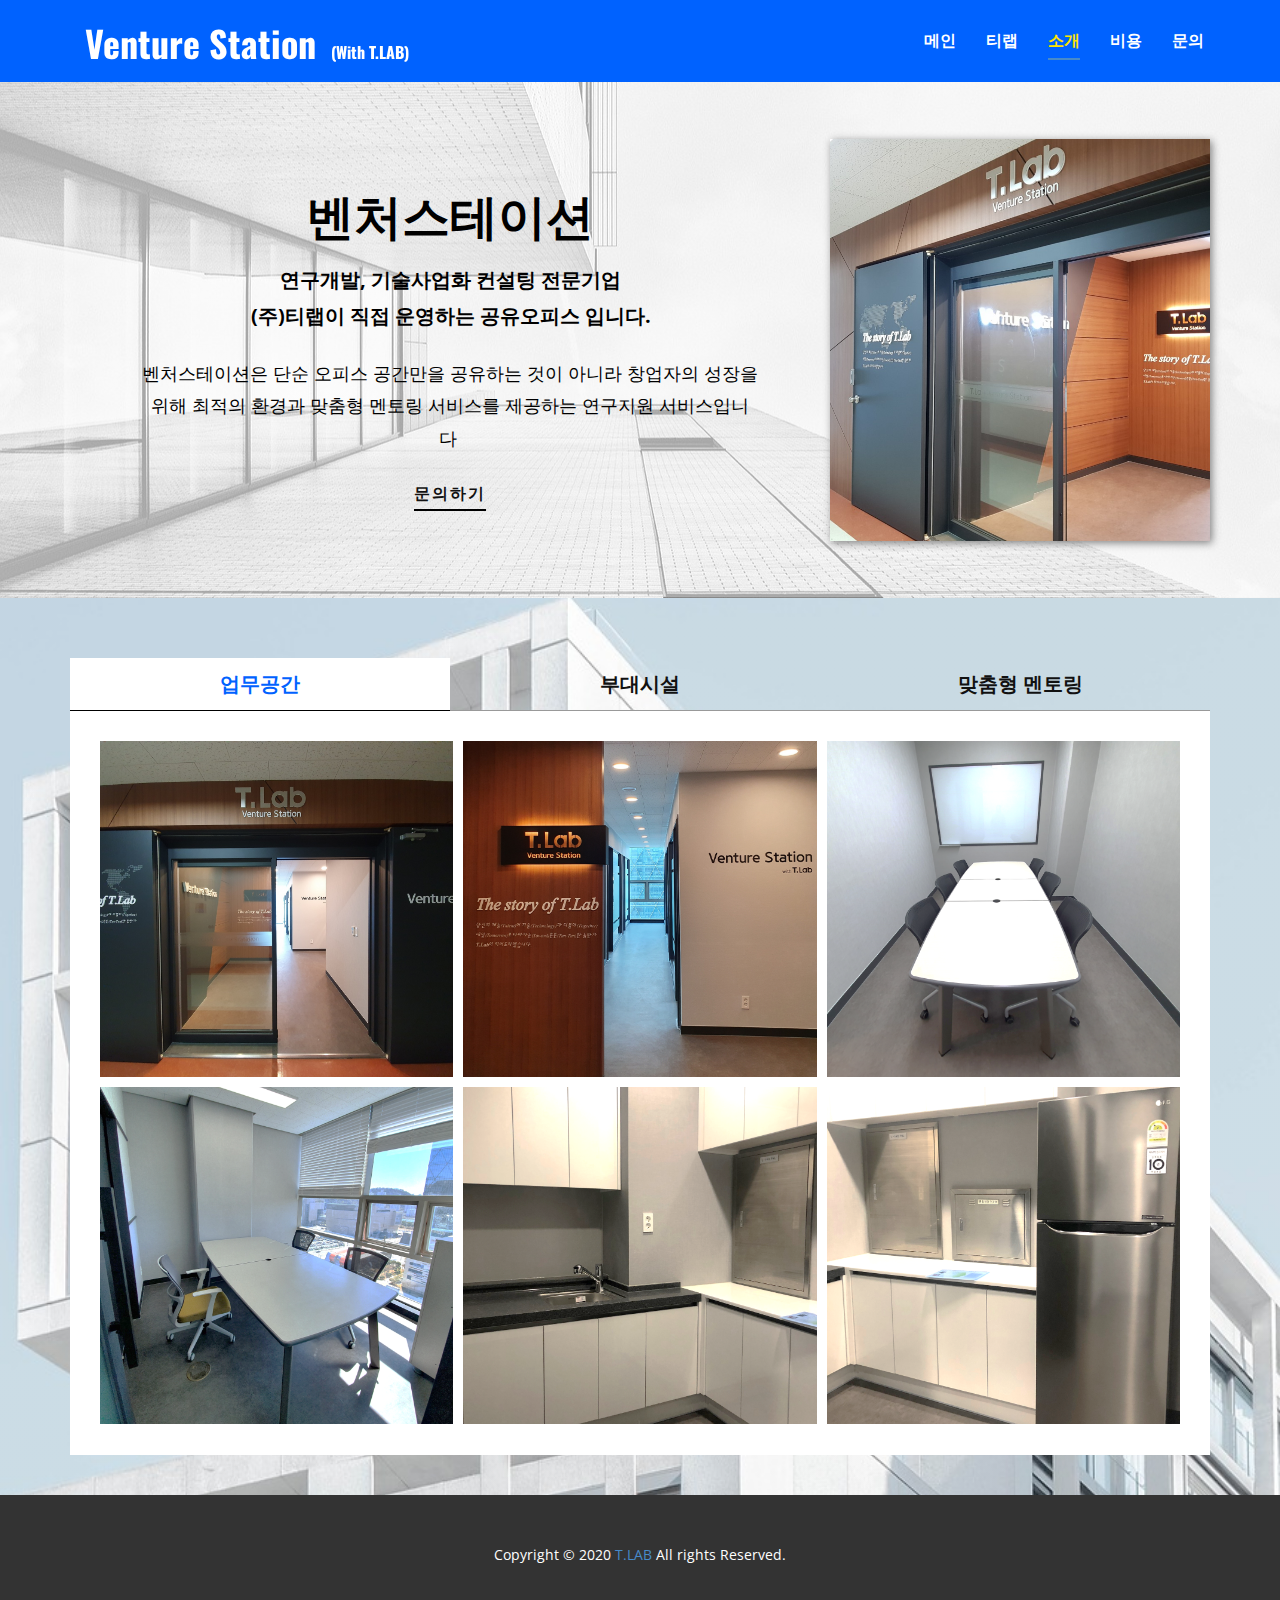
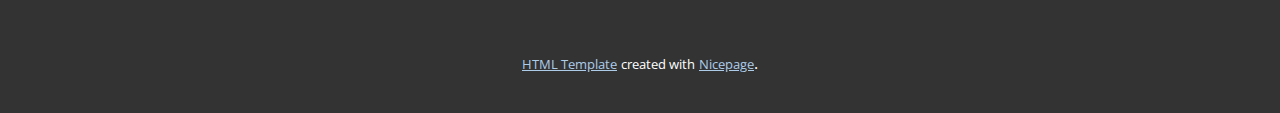
<file: 소개.html>
<!DOCTYPE html>
<html style="font-size: 16px;" lang="ko">
  <head>
    <meta name="viewport" content="width=device-width, initial-scale=1.0">
    <meta charset="utf-8">
    <meta name="keywords" content="공유오피스, 사무실, 센텀공유오피스, 해운대공유오피스, 부산공유오피스, 맞춤형멘토링, 정부지원사업, 예비창업패키지, 초기창업패키지, 창업도약패키지, 티랩">
    <meta name="description" content="공유오피스, 사무실, 센텀공유오피스, 해운대공유오피스, 부산공유오피스, 맞춤형멘토링, 정부지원사업, 예비창업패키지, 초기창업패키지, 창업도약패키지, 티랩">
    <meta name="page_type" content="np-template-header-footer-from-plugin">
    <title>소개 - 벤처스테이션</title>
    <link rel="stylesheet" href="nicepage.css" media="screen">
<link rel="stylesheet" href="소개.css" media="screen">
    <script class="u-script" type="text/javascript" src="jquery.js" defer=""></script>
    <script class="u-script" type="text/javascript" src="nicepage.js" defer=""></script>
    <meta name="generator" content="Nicepage 2.23.0, nicepage.com">
    
    
    
    <link id="u-theme-google-font" rel="stylesheet" href="https://fonts.googleapis.com/css?family=Roboto:100,100i,300,300i,400,400i,500,500i,700,700i,900,900i|Open+Sans:300,300i,400,400i,600,600i,700,700i,800,800i">
    <link id="u-page-google-font" rel="stylesheet" href="https://fonts.googleapis.com/css?family=Oswald:200,300,400,500,600,700">
    <script type="application/ld+json">{
		"@context": "http://schema.org",
		"@type": "Organization",
		"name": "Tlab",
		"url": "index.html"
}</script>
    <meta property="og:title" content="소개 - 벤처스테이션">
    <meta property="og:type" content="website">
    <meta property="og:description" content="공유오피스, 사무실, 센텀공유오피스, 해운대공유오피스, 부산공유오피스, 맞춤형멘토링, 정부지원사업, 예비창업패키지, 초기창업패키지, 창업도약패키지, 티랩">
    <meta name="theme-color" content="#478ac9">
    <link rel="canonical" href="index.html">
    <meta property="og:url" content="index.html">
  </head>
  <body class="u-body"><header class="u-clearfix u-custom-color-1 u-header u-sticky u-header" id="sec-a5b3"><div class="u-clearfix u-sheet u-valign-middle-md u-valign-middle-sm u-sheet-1">
        <h1 class="u-custom-font u-font-oswald u-hidden-lg u-hidden-xl u-text u-text-default u-text-white u-title u-text-1">
          <a class="u-btn u-button-style u-none u-btn-1" href="메인.html">Venture Station</a>
        </h1>
        <nav class="u-menu u-menu-dropdown u-menu-open-right u-offcanvas u-menu-1" data-responsive-from="MD">
          <div class="menu-collapse" style="font-size: 1rem; letter-spacing: 0; font-weight: 700; text-transform: uppercase;">
            <a class="u-border-2 u-border-active-palette-1-base u-border-hover-palette-1-base u-border-no-left u-border-no-right u-border-no-top u-button-style u-custom-left-right-menu-spacing u-custom-padding-bottom u-custom-text-shadow u-custom-top-bottom-menu-spacing u-nav-link u-text-active-custom-color-2 u-text-hover-grey-90 u-text-white" href="#" style="text-shadow: 33px 2px 8px rgba(0,0,0,0.4); padding: 4px 6px; font-size: calc(1em + 8px);">
              <svg><use xmlns:xlink="http://www.w3.org/1999/xlink" xlink:href="#menu-hamburger"></use></svg>
              <svg version="1.1" xmlns="http://www.w3.org/2000/svg" xmlns:xlink="http://www.w3.org/1999/xlink"><defs><symbol id="menu-hamburger" viewBox="0 0 16 16" style="width: 16px; height: 16px;"><rect y="1" width="16" height="2"></rect><rect y="7" width="16" height="2"></rect><rect y="13" width="16" height="2"></rect>
</symbol>
</defs></svg>
            </a>
          </div>
          <div class="u-custom-menu u-nav-container">
            <ul class="u-nav u-spacing-30 u-text-white u-unstyled u-nav-1"><li class="u-nav-item"><a class="u-border-2 u-border-active-palette-1-base u-border-hover-palette-1-base u-border-no-left u-border-no-right u-border-no-top u-button-style u-nav-link u-text-active-custom-color-2 u-text-hover-grey-90 u-text-white" href="메인.html" style="padding: 10px 0;">메인</a>
</li><li class="u-nav-item"><a class="u-border-2 u-border-active-palette-1-base u-border-hover-palette-1-base u-border-no-left u-border-no-right u-border-no-top u-button-style u-nav-link u-text-active-custom-color-2 u-text-hover-grey-90 u-text-white" href="티랩.html" style="padding: 10px 0;">티랩</a>
</li><li class="u-nav-item"><a class="u-border-2 u-border-active-palette-1-base u-border-hover-palette-1-base u-border-no-left u-border-no-right u-border-no-top u-button-style u-nav-link u-text-active-custom-color-2 u-text-hover-grey-90 u-text-white" href="소개.html" style="padding: 10px 0;">소개</a>
</li><li class="u-nav-item"><a class="u-border-2 u-border-active-palette-1-base u-border-hover-palette-1-base u-border-no-left u-border-no-right u-border-no-top u-button-style u-nav-link u-text-active-custom-color-2 u-text-hover-grey-90 u-text-white" href="비용.html" style="padding: 10px 0;">비용</a>
</li><li class="u-nav-item"><a class="u-border-2 u-border-active-palette-1-base u-border-hover-palette-1-base u-border-no-left u-border-no-right u-border-no-top u-button-style u-nav-link u-text-active-custom-color-2 u-text-hover-grey-90 u-text-white" href="문의.html" style="padding: 10px 0;">문의</a>
</li></ul>
          </div>
          <div class="u-custom-menu u-nav-container-collapse">
            <div class="u-container-style u-custom-color-1 u-inner-container-layout u-sidenav u-sidenav-1" data-offcanvas-width="150">
              <div class="u-menu-close u-menu-close-1"></div>
              <ul class="u-align-center u-nav u-popupmenu-items u-spacing-0 u-text-active-custom-color-2 u-text-hover-custom-color-2 u-unstyled u-nav-2"><li class="u-nav-item"><a class="u-button-style u-nav-link" href="메인.html" style="padding: 18px 20px;">메인</a>
</li><li class="u-nav-item"><a class="u-button-style u-nav-link" href="티랩.html" style="padding: 18px 20px;">티랩</a>
</li><li class="u-nav-item"><a class="u-button-style u-nav-link" href="소개.html" style="padding: 18px 20px;">소개</a>
</li><li class="u-nav-item"><a class="u-button-style u-nav-link" href="비용.html" style="padding: 18px 20px;">비용</a>
</li><li class="u-nav-item"><a class="u-button-style u-nav-link" href="문의.html" style="padding: 18px 20px;">문의</a>
</li></ul>
            </div>
            <div class="u-black u-menu-overlay u-opacity u-opacity-65"></div>
          </div>
        </nav>
        <h1 class="u-hidden-md u-hidden-sm u-hidden-xs u-text u-text-white u-title u-text-2">
          <a class="u-btn u-button-style u-none u-btn-2" href="메인.html">
            <font style="font-size: 2.25rem;">Venture Station</font>
            <font style="font-size: 1rem;">(With T.LAB)</font>
          </a>
        </h1>
      </div></header>
    <section class="u-clearfix u-image u-shading u-section-1" id="carousel_8aec" data-image-width="150" data-image-height="99">
      <div class="u-clearfix u-sheet u-valign-middle u-sheet-1">
        <div class="u-clearfix u-expanded-width u-gutter-0 u-layout-wrap u-layout-wrap-1">
          <div class="u-layout">
            <div class="u-layout-row">
              <div class="u-container-style u-layout-cell u-left-cell u-size-40 u-layout-cell-1">
                <div class="u-container-layout u-container-layout-1">
                  <h2 class="u-align-center u-custom-font u-font-arial u-text u-text-black u-text-1"><b style="">벤처스테이션</b>
                    <br>
                  </h2>
                  <p class="u-align-center u-text u-text-black u-text-2">연구개발, 기술사업화 컨설팅 전문기업<br>(주)티랩이 직접 운영하는 공유오피스 입니다.
                  </p>
                  <p class="u-align-center u-text u-text-black u-text-3">벤처스테이션은 단순 오피스 공간만을 공유하는 것이 아니라 창업자의 성장을 위해 최적의 환경과 맞춤형 멘토링 서비스를 제공하는 연구지원 서비스입니다&nbsp;</p>
                  <a href="문의.html" class="u-border-2 u-border-black u-link u-no-underline u-text-body-color u-link-1">문의하기</a>
                </div>
              </div>
              <div class="u-align-center u-container-style u-expand-resize u-image u-layout-cell u-right-cell u-size-20 u-image-1" data-image-width="755" data-image-height="756">
                <div class="u-container-layout u-valign-middle u-container-layout-2"></div>
              </div>
            </div>
          </div>
        </div>
      </div>
    </section>
    <section class="u-align-center u-clearfix u-image u-shading u-section-2" id="carousel_b6ea" data-image-width="106" data-image-height="150">
      <div class="u-clearfix u-sheet u-sheet-1">
        <div class="u-expanded-width u-tab-links-align-justify u-tabs u-tabs-1">
          <ul class="u-border-1 u-border-white u-tab-list u-unstyled" role="tablist">
            <li class="u-tab-item" role="presentation">
              <a class="active u-active-white u-border-2 u-border-active-black u-border-grey-40 u-border-hover-grey-15 u-border-no-left u-border-no-right u-border-no-top u-button-style u-tab-link u-text-active-custom-color-1 u-text-body-color u-text-hover-custom-color-1 u-tab-link-1" id="link-tab-14b7" href="#tab-14b7" role="tab" aria-controls="tab-14b7" aria-selected="true">업무공간</a>
            </li>
            <li class="u-tab-item" role="presentation">
              <a class="u-active-white u-border-2 u-border-active-black u-border-grey-40 u-border-hover-grey-15 u-border-no-left u-border-no-right u-border-no-top u-button-style u-tab-link u-text-active-custom-color-1 u-text-body-color u-text-hover-custom-color-1 u-tab-link-2" id="link-tab-2917" href="#tab-2917" role="tab" aria-controls="tab-2917" aria-selected="false">부대시설</a>
            </li>
            <li class="u-tab-item" role="presentation">
              <a class="u-active-white u-border-2 u-border-active-black u-border-grey-40 u-border-hover-grey-15 u-border-no-left u-border-no-right u-border-no-top u-button-style u-tab-link u-text-active-custom-color-1 u-text-body-color u-text-hover-custom-color-1 u-tab-link-3" id="tab-af85" href="#link-tab-af85" role="tab" aria-controls="link-tab-af85" aria-selected="false">맞춤형 멘토링</a>
            </li>
          </ul>
          <div class="u-tab-content">
            <div class="u-align-left u-container-style u-tab-active u-tab-pane u-white u-tab-pane-1" id="tab-14b7" role="tabpanel" aria-labelledby="link-tab-14b7">
              <div class="u-container-layout u-valign-top-lg u-valign-top-md u-valign-top-sm u-valign-top-xl u-container-layout-1">
                <div class="u-expanded-width u-gallery u-layout-grid u-lightbox u-show-text-on-hover u-gallery-1">
                  <div class="u-gallery-inner u-gallery-inner-1">
                    <div class="u-effect-fade u-gallery-item">
                      <div class="u-back-slide">
                        <img class="u-back-image u-expanded u-back-image-1" src="images/KakaoTalk_20200702_144641164.jpg" alt="사무실 입구">
                      </div>
                      <div class="u-align-center u-over-slide u-shading u-valign-middle u-over-slide-1">
                        <h5 class="u-align-center u-gallery-heading" style="width: 153px; margin-right: auto; margin-left: auto; font-weight: 700;">사무실 입구</h5>
                        <p class="u-gallery-text" style="margin-top: 17px; width: 153px; margin-right: auto; margin-left: auto;"></p>
                      </div>
                    </div>
                    <div class="u-effect-fade u-gallery-item">
                      <div class="u-back-slide">
                        <img class="u-back-image u-expanded u-back-image-2" src="images/21.png" alt="사무실 복도">
                      </div>
                      <div class="u-align-center u-over-slide u-shading u-valign-middle u-over-slide-2">
                        <h5 class="u-align-center u-gallery-heading" style="width: 153px; margin-right: auto; margin-left: auto; font-weight: 700;">사무실 복도</h5>
                        <p class="u-gallery-text" style="margin-top: 17px; width: 153px; margin-right: auto; margin-left: auto;"></p>
                      </div>
                    </div>
                    <div class="u-effect-fade u-gallery-item">
                      <div class="u-back-slide">
                        <img class="u-back-image u-expanded u-back-image-3" src="images/3.png" alt="회의실">
                      </div>
                      <div class="u-align-center u-over-slide u-shading u-valign-middle u-over-slide-3">
                        <h5 class="u-align-center u-gallery-heading" style="width: 153px; margin-right: auto; margin-left: auto; font-weight: 700;">회의실</h5>
                        <p class="u-gallery-text" style="margin-top: 17px; width: 153px; margin-right: auto; margin-left: auto;"></p>
                      </div>
                    </div>
                    <div class="u-effect-fade u-gallery-item">
                      <div class="u-back-slide">
                        <img class="u-back-image u-expanded u-back-image-4" src="images/6.png" alt="업무공간">
                      </div>
                      <div class="u-align-center u-over-slide u-shading u-valign-middle u-over-slide-4">
                        <h5 class="u-align-center u-gallery-heading" style="width: 153px; margin-right: auto; margin-left: auto; font-weight: 700;">업무공간</h5>
                        <p class="u-gallery-text" style="margin-top: 17px; width: 153px; margin-right: auto; margin-left: auto;"></p>
                      </div>
                    </div>
                    <div class="u-effect-fade u-gallery-item">
                      <div class="u-back-slide" data-image-width="1181" data-image-height="1181">
                        <img class="u-back-image u-expanded u-back-image-5" src="images/4.png" alt="탕비실1">
                      </div>
                      <div class="u-align-center u-over-slide u-shading u-valign-middle u-over-slide-5">
                        <h5 class="u-align-center u-gallery-heading" style="width: 153px; margin-right: auto; margin-left: auto; font-weight: 700;">탕비실1</h5>
                        <p class="u-gallery-text" style="margin-top: 17px; width: 153px; margin-right: auto; margin-left: auto;"></p>
                      </div>
                    </div>
                    <div class="u-effect-fade u-gallery-item">
                      <div class="u-back-slide">
                        <img class="u-back-image u-expanded u-back-image-6" src="images/5.png" alt="탕비실2">
                      </div>
                      <div class="u-align-center u-over-slide u-shading u-valign-middle u-over-slide-6">
                        <h5 class="u-align-center u-gallery-heading" style="width: 153px; margin-right: auto; margin-left: auto; font-weight: 700;">탕비실2</h5>
                        <p class="u-gallery-text" style="margin-top: 17px; width: 153px; margin-right: auto; margin-left: auto;"></p>
                      </div>
                    </div>
                  </div>
                </div>
              </div>
            </div>
            <div class="u-align-left u-container-style u-tab-pane u-white u-tab-pane-2" id="tab-2917" role="tabpanel" aria-labelledby="link-tab-2917">
              <div class="u-container-layout u-valign-top u-container-layout-2">
                <img src="images/23.png" alt="" class="u-image u-image-default u-image-1" data-image-width="2000" data-image-height="1236">
              </div>
            </div>
            <div class="u-align-center u-container-style u-tab-pane u-white u-tab-pane-3" id="link-tab-af85" role="tabpanel" aria-labelledby="tab-af85">
              <div class="u-container-layout u-valign-top u-container-layout-3">
                <img src="images/22.png" alt="" class="u-image u-image-default u-image-2" data-image-width="1650" data-image-height="2350">
              </div>
            </div>
          </div>
        </div>
      </div>
    </section>
    
    
    <footer class="u-align-center u-clearfix u-footer u-grey-80 u-footer" id="sec-3c30"><div class="u-clearfix u-sheet u-sheet-1">
        <p class="u-small-text u-text u-text-variant u-text-1">Copyright © 2020&nbsp;<a href="http://www.tlab.or.kr/" rel="nofollow" class="u-btn u-button-style u-none u-text-palette-1-base u-btn-1">T.LAB</a>&nbsp;All rights Reserved.
        </p>
      </div></footer>
    <section class="u-backlink u-clearfix u-grey-80">
      <a class="u-link" href="https://nicepage.com/html-templates" target="_blank">
        <span>HTML Template</span>
      </a>
      <p class="u-text">
        <span>created with</span>
      </p>
      <a class="u-link" href="https://nicepage.com/html" target="_blank">
        <span>Nicepage</span>
      </a>. 
    </section>
  </body>
</html>
</file>
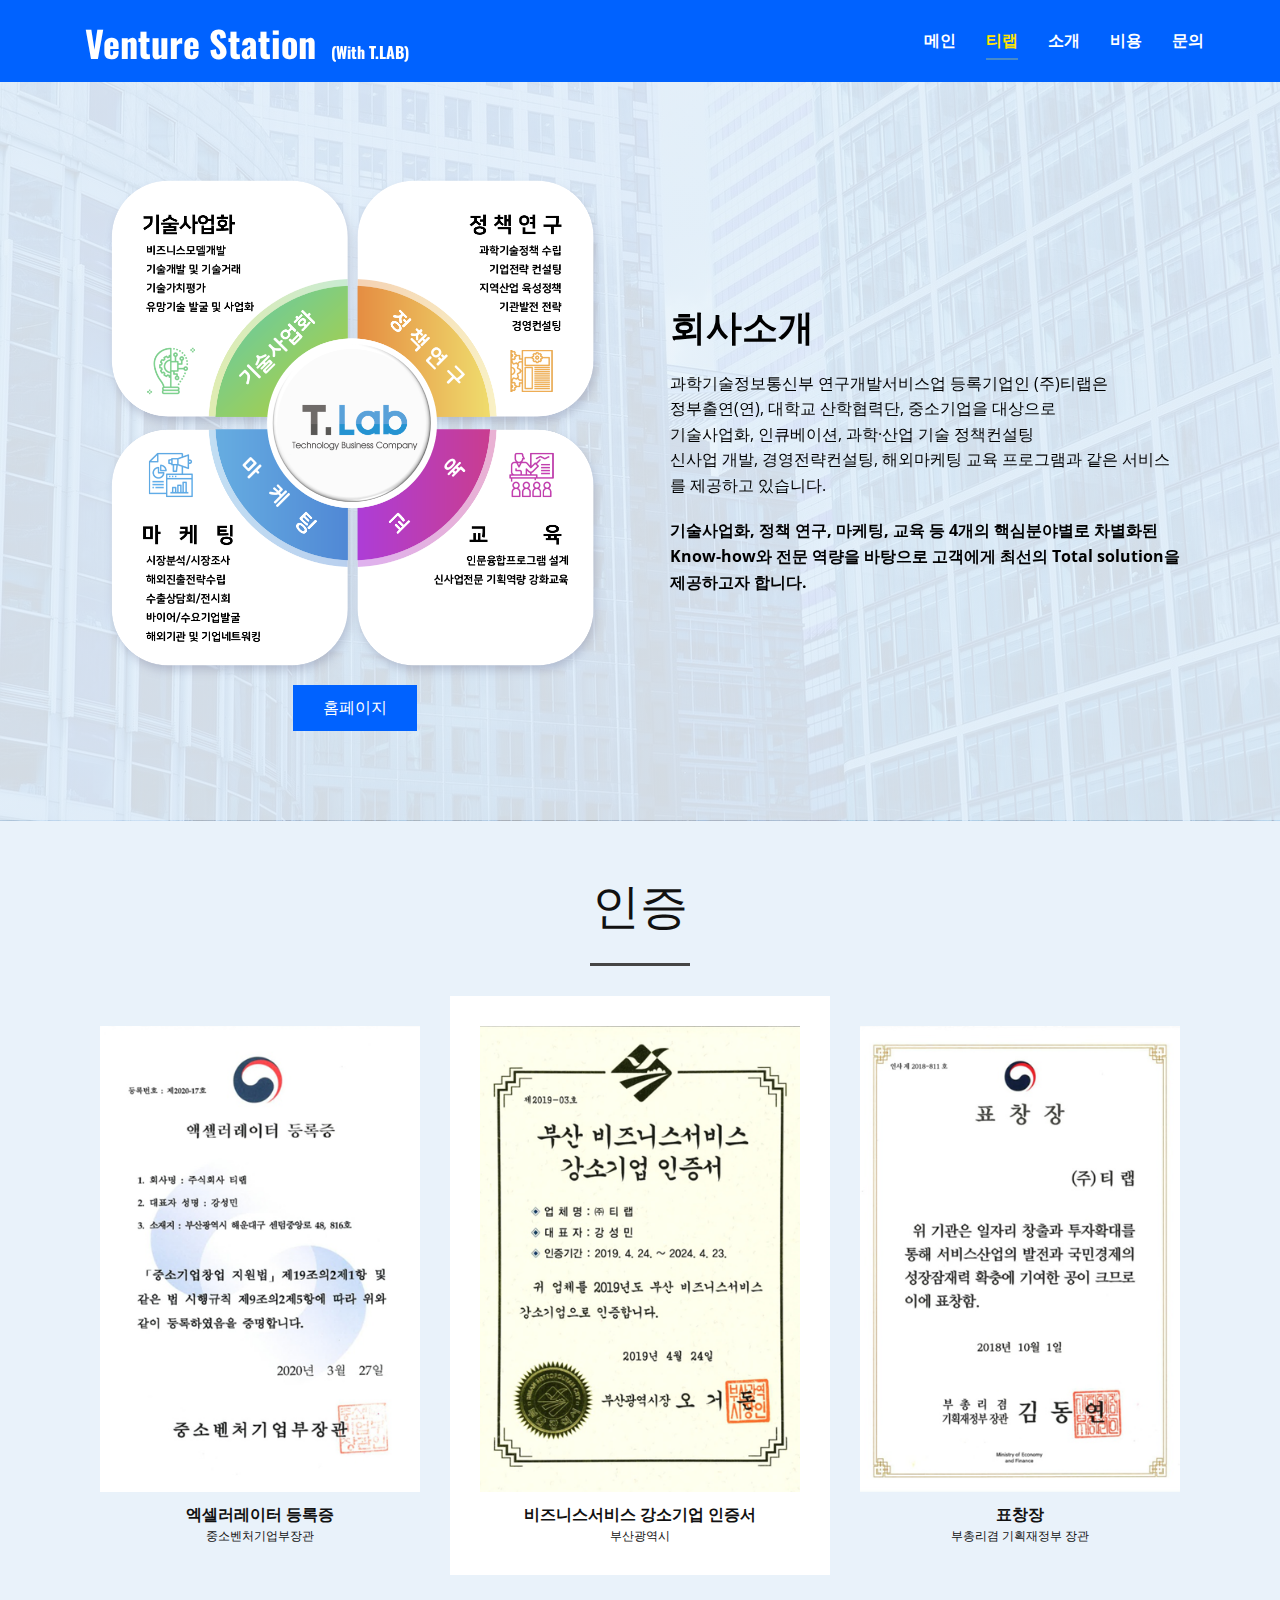
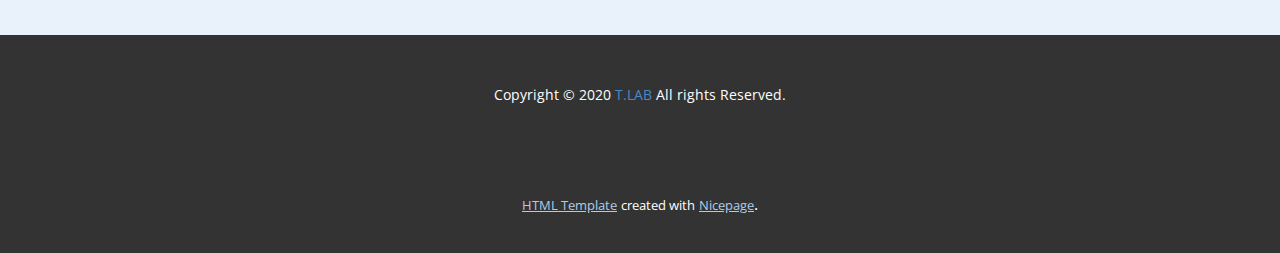
<file: 티랩.html>
<!DOCTYPE html>
<html style="font-size: 16px;" lang="ko">
  <head>
    <meta name="viewport" content="width=device-width, initial-scale=1.0">
    <meta charset="utf-8">
    <meta name="keywords" content="공유오피스, 사무실, 센텀공유오피스, 해운대공유오피스, 부산공유오피스, 맞춤형멘토링, 정부지원사업, 예비창업패키지, 초기창업패키지, 창업도약패키지, 티랩">
    <meta name="description" content="공유오피스, 사무실, 센텀공유오피스, 해운대공유오피스, 부산공유오피스, 맞춤형멘토링, 정부지원사업, 예비창업패키지, 초기창업패키지, 창업도약패키지, 티랩">
    <meta name="page_type" content="np-template-header-footer-from-plugin">
    <title>티랩 - 벤처스테이션</title>
    <link rel="stylesheet" href="nicepage.css" media="screen">
<link rel="stylesheet" href="티랩.css" media="screen">
    <script class="u-script" type="text/javascript" src="jquery.js" defer=""></script>
    <script class="u-script" type="text/javascript" src="nicepage.js" defer=""></script>
    <meta name="generator" content="Nicepage 2.23.0, nicepage.com">
    
    
    
    <link id="u-theme-google-font" rel="stylesheet" href="https://fonts.googleapis.com/css?family=Roboto:100,100i,300,300i,400,400i,500,500i,700,700i,900,900i|Open+Sans:300,300i,400,400i,600,600i,700,700i,800,800i">
    <link id="u-page-google-font" rel="stylesheet" href="https://fonts.googleapis.com/css?family=Oswald:200,300,400,500,600,700">
    <script type="application/ld+json">{
		"@context": "http://schema.org",
		"@type": "Organization",
		"name": "Tlab",
		"url": "index.html"
}</script>
    <meta property="og:title" content="티랩 - 벤처스테이션">
    <meta property="og:type" content="website">
    <meta property="og:description" content="공유오피스, 사무실, 센텀공유오피스, 해운대공유오피스, 부산공유오피스, 맞춤형멘토링, 정부지원사업, 예비창업패키지, 초기창업패키지, 창업도약패키지, 티랩">
    <meta name="theme-color" content="#478ac9">
    <link rel="canonical" href="index.html">
    <meta property="og:url" content="index.html">
  </head>
  <body class="u-body"><header class="u-clearfix u-custom-color-1 u-header u-sticky u-header" id="sec-a5b3"><div class="u-clearfix u-sheet u-valign-middle-md u-valign-middle-sm u-sheet-1">
        <h1 class="u-custom-font u-font-oswald u-hidden-lg u-hidden-xl u-text u-text-default u-text-white u-title u-text-1">
          <a class="u-btn u-button-style u-none u-btn-1" href="메인.html">Venture Station</a>
        </h1>
        <nav class="u-menu u-menu-dropdown u-menu-open-right u-offcanvas u-menu-1" data-responsive-from="MD">
          <div class="menu-collapse" style="font-size: 1rem; letter-spacing: 0; font-weight: 700; text-transform: uppercase;">
            <a class="u-border-2 u-border-active-palette-1-base u-border-hover-palette-1-base u-border-no-left u-border-no-right u-border-no-top u-button-style u-custom-left-right-menu-spacing u-custom-padding-bottom u-custom-text-shadow u-custom-top-bottom-menu-spacing u-nav-link u-text-active-custom-color-2 u-text-hover-grey-90 u-text-white" href="#" style="text-shadow: 33px 2px 8px rgba(0,0,0,0.4); padding: 4px 6px; font-size: calc(1em + 8px);">
              <svg><use xmlns:xlink="http://www.w3.org/1999/xlink" xlink:href="#menu-hamburger"></use></svg>
              <svg version="1.1" xmlns="http://www.w3.org/2000/svg" xmlns:xlink="http://www.w3.org/1999/xlink"><defs><symbol id="menu-hamburger" viewBox="0 0 16 16" style="width: 16px; height: 16px;"><rect y="1" width="16" height="2"></rect><rect y="7" width="16" height="2"></rect><rect y="13" width="16" height="2"></rect>
</symbol>
</defs></svg>
            </a>
          </div>
          <div class="u-custom-menu u-nav-container">
            <ul class="u-nav u-spacing-30 u-text-white u-unstyled u-nav-1"><li class="u-nav-item"><a class="u-border-2 u-border-active-palette-1-base u-border-hover-palette-1-base u-border-no-left u-border-no-right u-border-no-top u-button-style u-nav-link u-text-active-custom-color-2 u-text-hover-grey-90 u-text-white" href="메인.html" style="padding: 10px 0;">메인</a>
</li><li class="u-nav-item"><a class="u-border-2 u-border-active-palette-1-base u-border-hover-palette-1-base u-border-no-left u-border-no-right u-border-no-top u-button-style u-nav-link u-text-active-custom-color-2 u-text-hover-grey-90 u-text-white" href="티랩.html" style="padding: 10px 0;">티랩</a>
</li><li class="u-nav-item"><a class="u-border-2 u-border-active-palette-1-base u-border-hover-palette-1-base u-border-no-left u-border-no-right u-border-no-top u-button-style u-nav-link u-text-active-custom-color-2 u-text-hover-grey-90 u-text-white" href="소개.html" style="padding: 10px 0;">소개</a>
</li><li class="u-nav-item"><a class="u-border-2 u-border-active-palette-1-base u-border-hover-palette-1-base u-border-no-left u-border-no-right u-border-no-top u-button-style u-nav-link u-text-active-custom-color-2 u-text-hover-grey-90 u-text-white" href="비용.html" style="padding: 10px 0;">비용</a>
</li><li class="u-nav-item"><a class="u-border-2 u-border-active-palette-1-base u-border-hover-palette-1-base u-border-no-left u-border-no-right u-border-no-top u-button-style u-nav-link u-text-active-custom-color-2 u-text-hover-grey-90 u-text-white" href="문의.html" style="padding: 10px 0;">문의</a>
</li></ul>
          </div>
          <div class="u-custom-menu u-nav-container-collapse">
            <div class="u-container-style u-custom-color-1 u-inner-container-layout u-sidenav u-sidenav-1" data-offcanvas-width="150">
              <div class="u-menu-close u-menu-close-1"></div>
              <ul class="u-align-center u-nav u-popupmenu-items u-spacing-0 u-text-active-custom-color-2 u-text-hover-custom-color-2 u-unstyled u-nav-2"><li class="u-nav-item"><a class="u-button-style u-nav-link" href="메인.html" style="padding: 18px 20px;">메인</a>
</li><li class="u-nav-item"><a class="u-button-style u-nav-link" href="티랩.html" style="padding: 18px 20px;">티랩</a>
</li><li class="u-nav-item"><a class="u-button-style u-nav-link" href="소개.html" style="padding: 18px 20px;">소개</a>
</li><li class="u-nav-item"><a class="u-button-style u-nav-link" href="비용.html" style="padding: 18px 20px;">비용</a>
</li><li class="u-nav-item"><a class="u-button-style u-nav-link" href="문의.html" style="padding: 18px 20px;">문의</a>
</li></ul>
            </div>
            <div class="u-black u-menu-overlay u-opacity u-opacity-65"></div>
          </div>
        </nav>
        <h1 class="u-hidden-md u-hidden-sm u-hidden-xs u-text u-text-white u-title u-text-2">
          <a class="u-btn u-button-style u-none u-btn-2" href="메인.html">
            <font style="font-size: 2.25rem;">Venture Station</font>
            <font style="font-size: 1rem;">(With T.LAB)</font>
          </a>
        </h1>
      </div></header>
    <section class="u-clearfix u-image u-shading u-section-1" id="carousel_1c34" data-image-width="150" data-image-height="99">
      <div class="u-clearfix u-sheet u-valign-middle u-sheet-1">
        <div class="u-clearfix u-expanded-width u-layout-wrap u-layout-wrap-1">
          <div class="u-layout">
            <div class="u-layout-row">
              <div class="u-container-style u-layout-cell u-left-cell u-size-30 u-layout-cell-1">
                <div class="u-container-layout u-valign-top u-container-layout-1">
                  <img src="images/company1.png" alt="" class="u-expanded-width u-image u-image-default u-image-1" data-image-width="1014" data-image-height="1021">
                  <a href="http://www.tlab.or.kr/" class="u-btn u-button-style u-custom-color-1 u-btn-1">홈페이지</a>
                </div>
              </div>
              <div class="u-align-left u-container-style u-layout-cell u-right-cell u-size-30 u-layout-cell-2">
                <div class="u-container-layout u-valign-middle u-container-layout-2">
                  <h4 class="u-text u-text-black u-text-default u-text-1" data-animation-name="fadeIn" data-animation-duration="1000" data-animation-delay="0">회사소개</h4>
                  <p class="u-text u-text-black u-text-default u-text-2" data-animation-name="fadeIn" data-animation-duration="1000" data-animation-delay="0">과학기술정보통신부 연구개발서비스업 등록기업인 (주)티랩은<br>정부출연(연), 대학교 산학협력단, 중소기업을 대상으로<br>기술사업화, 인큐베이션, 과학·산업 기술 정책컨설팅<br>신사업 개발, 경영전략컨설팅, 해외마케팅 교육 프로그램과 같은 서비스를 제공하고 있습니다.
                  </p>
                  <p class="u-text u-text-black u-text-default u-text-3" data-animation-name="fadeIn" data-animation-duration="1000" data-animation-delay="0"><b>기술사업화, 정책 연구, 마케팅, 교육</b>&nbsp;등 4개의 핵심분야별로 차별화된 Know-how와 전문 역량을 바탕으로 고객에게 최선의 Total solution을 제공하고자 합니다.
                  </p>
                </div>
              </div>
            </div>
          </div>
        </div>
      </div>
    </section>
    <section class="u-align-center u-clearfix u-palette-1-light-3 u-section-2" id="carousel_b8f3">
      <div class="u-clearfix u-sheet u-valign-middle-xl u-sheet-1">
        <h2 class="u-text u-text-default u-text-1">인증</h2>
        <div class="u-border-3 u-border-grey-dark-1 u-line u-line-horizontal u-line-1"></div><!--blog--><!--blog_options_json--><!--{"type":"Recent","source":"","tags":""}--><!--/blog_options_json-->
        <div class="u-blog u-expanded-width u-repeater u-repeater-1"><!--blog_post-->
          <div class="u-align-center-lg u-blog-post u-container-style u-repeater-item">
            <div class="u-container-layout u-similar-container u-valign-bottom-md u-valign-bottom-sm u-valign-bottom-xs u-valign-middle-xl u-container-layout-1"><!--blog_post_image-->
              <img src="images/331.png" alt="" class="u-blog-control u-expanded-width-lg u-expanded-width-md u-expanded-width-xl u-image u-image-default u-image-1"><!--/blog_post_image-->
              <p class="u-align-center u-text u-text-default u-text-2"><b>엑셀러레이터 등록증</b>
              </p>
              <p class="u-align-center u-text u-text-default u-text-3">중소벤처기업부장관</p>
            </div>
          </div><!--/blog_post--><!--blog_post-->
          <div class="u-align-center-xl u-blog-post u-container-style u-repeater-item u-white u-repeater-item-2">
            <div class="u-container-layout u-similar-container u-valign-bottom-md u-valign-bottom-sm u-valign-bottom-xs u-valign-middle-xl u-container-layout-2"><!--blog_post_image-->
              <img src="images/332.png" alt="" class="u-blog-control u-expanded-width-lg u-expanded-width-md u-expanded-width-xl u-image u-image-default u-image-2"><!--/blog_post_image-->
              <p class="u-align-center-lg u-align-center-md u-align-center-sm u-align-center-xs u-text u-text-default u-text-4"><b>비즈니스서비스 강소기업 인증서</b>
              </p>
              <p class="u-align-center-lg u-align-center-md u-align-center-sm u-align-center-xs u-text u-text-default u-text-5">부산광역시</p>
            </div>
          </div><!--/blog_post--><!--blog_post-->
          <div class="u-align-center u-blog-post u-container-style u-repeater-item">
            <div class="u-container-layout u-similar-container u-valign-bottom-md u-valign-bottom-sm u-valign-bottom-xs u-valign-middle-xl u-container-layout-3"><!--blog_post_image-->
              <img src="images/333.png" alt="" class="u-blog-control u-expanded-width-lg u-expanded-width-md u-expanded-width-xl u-image u-image-default u-image-3"><!--/blog_post_image-->
              <p class="u-text u-text-default u-text-6"><b>표창장</b>
              </p>
              <p class="u-text u-text-default u-text-7">부총리겸 기획재정부 장관</p>
            </div>
          </div><!--/blog_post-->
        </div><!--/blog-->
      </div>
    </section>
    
    
    <footer class="u-align-center u-clearfix u-footer u-grey-80 u-footer" id="sec-3c30"><div class="u-clearfix u-sheet u-sheet-1">
        <p class="u-small-text u-text u-text-variant u-text-1">Copyright © 2020&nbsp;<a href="http://www.tlab.or.kr/" rel="nofollow" class="u-btn u-button-style u-none u-text-palette-1-base u-btn-1">T.LAB</a>&nbsp;All rights Reserved.
        </p>
      </div></footer>
    <section class="u-backlink u-clearfix u-grey-80">
      <a class="u-link" href="https://nicepage.com/html-templates" target="_blank">
        <span>HTML Template</span>
      </a>
      <p class="u-text">
        <span>created with</span>
      </p>
      <a class="u-link" href="https://nicepage.com/html" target="_blank">
        <span>Nicepage</span>
      </a>. 
    </section>
  </body>
</html>
</file>
<file: 메인.css>
.u-section-1 {background-image: url("images/a1cf2428-6a42-d109-15bd-f9b4b4d3f974.jpg"); background-position: 50% 50%}
.u-section-1 .u-sheet-1 {min-height: 730px}
.u-section-1 .u-text-1 {text-transform: uppercase; font-weight: 300; letter-spacing: 4px; margin: 184px 612px 0 0}
.u-section-1 .u-text-2 {font-size: 3rem; margin: 20px 612px 0 0}
.u-section-1 .u-text-3 {letter-spacing: 2px; font-weight: 700; text-transform: none; font-size: 4.5rem; margin: 0 612px 0 0}
.u-section-1 .u-btn-1 {text-transform: uppercase; letter-spacing: 3px; font-size: 1.125rem; background-image: none; border-style: solid; font-weight: 700; margin: 20px auto 60px 0; padding: 10px 179px}
.u-section-1 .u-text-icon-1 {font-size: 0.5em} 

@media (max-width: 1199px){ .u-section-1 .u-sheet-1 {min-height: 631px}
.u-section-1 .u-text-1 {width: auto; margin-top: 148px; margin-right: 412px}
.u-section-1 .u-text-2 {width: auto; margin-right: 412px}
.u-section-1 .u-text-3 {width: auto; margin-right: 412px}
.u-section-1 .u-btn-1 {margin-top: 7px; padding: 8px 185px}
.u-section-1 .u-text-icon-1 {font-size: 0.5rem} }

@media (max-width: 991px){ .u-section-1 .u-sheet-1 {min-height: 580px}
.u-section-1 .u-text-1 {margin-right: 192px}
.u-section-1 .u-text-2 {margin-right: 192px}
.u-section-1 .u-text-3 {font-size: 3.75rem; margin-right: 192px}
.u-section-1 .u-btn-1 {padding-left: 149px; padding-right: 149px} }

@media (max-width: 767px){ .u-section-1 .u-sheet-1 {min-height: 582px}
.u-section-1 .u-text-1 {margin-right: 12px}
.u-section-1 .u-text-2 {margin-right: 12px}
.u-section-1 .u-text-3 {font-size: 3rem; margin-right: 12px}
.u-section-1 .u-btn-1 {margin-top: 12px; padding-right: 113px; padding-left: 112px} }

@media (max-width: 575px){ .u-section-1 .u-sheet-1 {min-height: 460px}
.u-section-1 .u-text-1 {margin-top: 60px; margin-right: 0}
.u-section-1 .u-text-2 {font-size: 1.5rem; margin-right: 0}
.u-section-1 .u-text-3 {font-size: 2.25rem; margin-right: 0}
.u-section-1 .u-btn-1 {font-size: 0.875rem; padding: 5px 81px 5px 80px} }.u-section-2 {background-image: url("images/pen-2211444.jpg"); background-position: 50% 50%}
.u-section-2 .u-sheet-1 {min-height: 740px}
.u-section-2 .u-layout-wrap-1 {margin: 70px 0}
.u-section-2 .u-image-1 {min-height: 610px; background-image: url("images/41.png"); background-position: 50% 50%}
.u-section-2 .u-container-layout-1 {padding: 30px}
.u-section-2 .u-image-2 {min-height: 318px; background-image: url("images/42.png"); background-position: 50% 50%}
.u-section-2 .u-container-layout-2 {padding: 30px}
.u-section-2 .u-image-3 {min-height: 292px; background-image: url("images/43.png"); background-position: 50% 50%}
.u-section-2 .u-container-layout-3 {padding: 30px}
.u-section-2 .u-image-4 {min-height: 292px; background-image: url("images/44.png"); background-position: 50% 50%}
.u-section-2 .u-container-layout-4 {padding: 30px} 

@media (max-width: 1199px){ .u-section-2 .u-sheet-1 {min-height: 526px}
.u-section-2 .u-layout-wrap-1 {margin-right: initial; margin-left: initial}
.u-section-2 .u-image-1 {min-height: 503px}
.u-section-2 .u-image-2 {min-height: 262px}
.u-section-2 .u-image-3 {min-height: 241px}
.u-section-2 .u-image-4 {min-height: 241px} }

@media (max-width: 991px){ .u-section-2 .u-sheet-1 {min-height: 1564px}
.u-section-2 .u-image-1 {min-height: 771px}
.u-section-2 .u-image-2 {min-height: 401px}
.u-section-2 .u-image-3 {min-height: 369px}
.u-section-2 .u-image-4 {min-height: 369px} }

@media (max-width: 767px){ .u-section-2 .u-sheet-1 {min-height: 2010px}
.u-section-2 .u-image-1 {min-height: 578px}
.u-section-2 .u-container-layout-1 {padding-left: 10px; padding-right: 10px}
.u-section-2 .u-image-2 {min-height: 301px}
.u-section-2 .u-container-layout-2 {padding-left: 10px; padding-right: 10px}
.u-section-2 .u-image-3 {min-height: 554px}
.u-section-2 .u-container-layout-3 {padding-left: 10px; padding-right: 10px}
.u-section-2 .u-image-4 {min-height: 554px}
.u-section-2 .u-container-layout-4 {padding-left: 10px; padding-right: 10px} }

@media (max-width: 575px){ .u-section-2 .u-sheet-1 {min-height: 1275px}
.u-section-2 .u-image-1 {min-height: 364px}
.u-section-2 .u-image-2 {min-height: 190px}
.u-section-2 .u-image-3 {min-height: 349px}
.u-section-2 .u-image-4 {min-height: 349px} }
</file>
<file: 문의.css>
.u-section-1 {background-image: linear-gradient(0deg, rgba(255,255,255,0.75), rgba(255,255,255,0.75)), url("images/54e4dc414a52a514f6da8c7dda793678153bdee757596c48702673d0964acc58be_1280.jpg"); background-position: 50% 50%}
.u-section-1 .u-sheet-1 {min-height: 915px}
.u-section-1 .u-text-1 {text-transform: uppercase; font-weight: 700; font-size: 3rem; width: 722px; margin: 60px auto 0}
.u-section-1 .u-line-1 {width: 86px; height: 3px; transform-origin: right center; margin: 30px auto 0}
.u-section-1 .u-text-2 {width: 696px; margin: 21px auto 0}
.u-section-1 .u-layout-wrap-1 {margin: 30px auto 60px 0}
.u-section-1 .u-layout-cell-1 {min-height: 311px}
.u-section-1 .u-container-layout-1 {padding: 30px}
.u-section-1 .u-icon-1 {height: 80px; width: 80px; margin: 0 auto}
.u-section-1 .u-text-3 {font-weight: 700; font-size: 1.25rem; letter-spacing: 2px; text-transform: uppercase; margin: 30px -1px 0}
.u-section-1 .u-text-4 {margin: 20px -1px 0}
.u-section-1 .u-layout-cell-2 {min-height: 311px}
.u-section-1 .u-container-layout-2 {padding: 30px}
.u-section-1 .u-icon-2 {height: 80px; width: 80px; margin: 0 auto}
.u-section-1 .u-text-5 {font-weight: 700; font-size: 1.25rem; letter-spacing: 2px; text-transform: uppercase; margin: 30px -1px 0}
.u-section-1 .u-btn-1 {border-style: none; background-image: none; text-decoration: underline !important; align-self: center; margin: 20px auto 0; padding: 0}
.u-section-1 .u-btn-2 {border-style: none; background-image: none; text-decoration: underline !important; margin: 0 auto; padding: 0}
.u-section-1 .u-layout-cell-3 {min-height: 275px}
.u-section-1 .u-container-layout-3 {padding: 30px}
.u-section-1 .u-icon-3 {height: 80px; width: 80px; margin: 0 auto}
.u-section-1 .u-text-6 {font-weight: 700; font-size: 1.25rem; letter-spacing: 2px; text-transform: uppercase; margin: 30px -1px 0}
.u-section-1 .u-text-7 {margin: 20px -1px 0}
.u-section-1 .u-layout-cell-4 {min-height: 275px}
.u-section-1 .u-container-layout-4 {padding: 30px}
.u-section-1 .u-text-8 {font-weight: 700; font-size: 1.25rem; letter-spacing: 2px; text-transform: uppercase; margin: 0 -1px}
.u-section-1 .u-text-9 {font-size: 1rem; margin: 20px -1px 0}
.u-section-1 .u-layout-cell-5 {min-height: 586px}
.u-section-1 .u-container-layout-5 {padding: 30px} 

@media (max-width: 1199px){ .u-section-1 .u-sheet-1 {min-height: 812px}
.u-section-1 .u-layout-wrap-1 {margin-right: initial; margin-left: initial}
.u-section-1 .u-layout-cell-1 {min-height: 256px}
.u-section-1 .u-text-3 {margin-left: 0; margin-right: 0}
.u-section-1 .u-text-4 {margin-left: 0; margin-right: 0}
.u-section-1 .u-layout-cell-2 {min-height: 256px}
.u-section-1 .u-text-5 {margin-left: 0; margin-right: 0}
.u-section-1 .u-layout-cell-3 {min-height: 227px}
.u-section-1 .u-text-6 {margin-left: 0; margin-right: 0}
.u-section-1 .u-text-7 {margin-left: 0; margin-right: 0}
.u-section-1 .u-layout-cell-4 {min-height: 227px}
.u-section-1 .u-text-8 {margin-left: 0; margin-right: 0}
.u-section-1 .u-text-9 {font-size: 0.75rem; margin-left: 0; margin-right: 0}
.u-section-1 .u-layout-cell-5 {min-height: 483px} }

@media (max-width: 991px){ .u-section-1 .u-sheet-1 {min-height: 1269px}
.u-section-1 .u-text-1 {width: 720px}
.u-section-1 .u-layout-cell-1 {min-height: 100px}
.u-section-1 .u-layout-cell-2 {min-height: 100px}
.u-section-1 .u-layout-cell-3 {min-height: 100px}
.u-section-1 .u-layout-cell-4 {min-height: 100px}
.u-section-1 .u-layout-cell-5 {min-height: 740px} }

@media (max-width: 767px){ .u-section-1 .u-sheet-1 {min-height: 1284px}
.u-section-1 .u-text-1 {width: 540px}
.u-section-1 .u-text-2 {width: 540px}
.u-section-1 .u-layout-cell-5 {min-height: 555px}
.u-section-1 .u-container-layout-5 {padding-left: 10px; padding-right: 10px} }

@media (max-width: 575px){ .u-section-1 .u-sheet-1 {min-height: 1078px}
.u-section-1 .u-text-1 {font-size: 2.25rem; margin-left: 0; margin-right: 0; width: 340px}
.u-section-1 .u-line-1 {margin-left: 127px}
.u-section-1 .u-text-2 {width: 340px}
.u-section-1 .u-container-layout-3 {padding-left: 10px; padding-right: 10px}
.u-section-1 .u-layout-cell-5 {min-height: 349px} }
</file>
<file: 비용.css>
.u-section-1 {background-image: none}
.u-section-1 .u-sheet-1 {min-height: 700px}
.u-section-1 .u-text-1 {font-weight: 700; margin: 60px auto 0}
.u-section-1 .u-text-2 {font-size: 1.5rem; margin: 2px auto 0}
.u-section-1 .u-layout-wrap-1 {margin: 38px auto 60px 0}
.u-section-1 .u-layout-cell-1 {min-height: 377px; background-image: none}
.u-section-1 .u-container-layout-1 {padding: 30px}
.u-section-1 .u-text-3 {text-transform: uppercase; letter-spacing: 2px; font-weight: 700; margin: 0 -2px}
.u-section-1 .u-icon-1 {height: 124px; width: 124px; margin: 8px auto 0}
.u-section-1 .u-text-4 {font-size: 3.75rem; margin: 0 auto}
.u-section-1 .u-text-5 {width: 168px; margin: 8px auto 0}
.u-section-1 .u-layout-cell-2 {min-height: 377px; background-image: none}
.u-section-1 .u-container-layout-2 {padding: 30px}
.u-section-1 .u-text-6 {text-transform: uppercase; letter-spacing: 2px; font-weight: 700; margin: 0 -2px}
.u-section-1 .u-icon-2 {height: 124px; width: 124px; margin: 6px auto 0}
.u-section-1 .u-text-7 {font-size: 3.75rem; margin: 0 auto}
.u-section-1 .u-text-8 {width: 164px; margin: 8px auto 0}
.u-section-1 .u-layout-cell-3 {min-height: 377px}
.u-section-1 .u-container-layout-3 {padding: 30px}
.u-section-1 .u-text-9 {margin-top: 0; margin-bottom: 0; font-size: 1.875rem}
.u-section-1 .u-text-10 {margin-top: 20px; font-weight: 600; font-size: 1.125rem; line-height: 2; margin-bottom: 0}
.u-section-1 .u-line-1 {height: 3px; transform-origin: left center 0; margin: 6px auto 0 0}
.u-section-1 .u-text-11 {margin: 11px 34px 0 0} 

@media (max-width: 1199px){ .u-section-1 .u-sheet-1 {min-height: 618px}
.u-section-1 .u-layout-wrap-1 {margin-right: initial; margin-left: initial}
.u-section-1 .u-layout-cell-1 {min-height: 311px}
.u-section-1 .u-container-layout-1 {padding-left: 20px; padding-right: 20px}
.u-section-1 .u-text-3 {margin-left: 0; margin-right: 0}
.u-section-1 .u-layout-cell-2 {min-height: 311px}
.u-section-1 .u-container-layout-2 {padding-left: 20px; padding-right: 20px}
.u-section-1 .u-text-6 {margin-left: 0; margin-right: 0}
.u-section-1 .u-layout-cell-3 {min-height: 311px}
.u-section-1 .u-container-layout-3 {padding-left: 20px; padding-right: 20px}
.u-section-1 .u-text-9 {font-size: 1.75rem}
.u-section-1 .u-line-1 {margin-right: initial; margin-left: initial}
.u-section-1 .u-text-11 {margin-right: 0} }

@media (max-width: 991px){ .u-section-1 .u-sheet-1 {min-height: 334px}
.u-section-1 .u-layout-cell-1 {min-height: 100px}
.u-section-1 .u-text-4 {font-size: 3rem}
.u-section-1 .u-layout-cell-2 {min-height: 100px}
.u-section-1 .u-text-7 {font-size: 3rem; margin-left: 43px}
.u-section-1 .u-layout-cell-3 {min-height: 100px}
.u-section-1 .u-text-9 {font-size: 1.5rem}
.u-section-1 .u-text-10 {font-size: 1rem} }

@media (max-width: 767px){ .u-section-1 .u-sheet-1 {min-height: 434px}
.u-section-1 .u-container-layout-1 {padding-left: 30px; padding-right: 30px}
.u-section-1 .u-container-layout-2 {padding-left: 30px; padding-right: 30px}
.u-section-1 .u-text-7 {margin-left: auto}
.u-section-1 .u-container-layout-3 {padding-left: 10px; padding-right: 10px} }

@media (max-width: 575px){ .u-section-1 .u-container-layout-1 {padding-left: 10px; padding-right: 10px}
.u-section-1 .u-text-4 {font-size: 3.75rem}
.u-section-1 .u-container-layout-2 {padding-left: 10px; padding-right: 10px}
.u-section-1 .u-text-7 {font-size: 3.75rem; width: auto} }
</file>
<file: 소개.css>
.u-section-1 {margin-top: 0; margin-bottom: 0; background-image: linear-gradient(0deg, rgba(255,255,255,0.65), rgba(255,255,255,0.65)), url("images/5ee3dc404c50b108f5d084609629317e113fdce15b4c704c7c277fd5904dc45c_1280.jpg"); background-position: 50% 50%; min-height: 103px}
.u-section-1 .u-sheet-1 {min-height: 504px}
.u-section-1 .u-layout-wrap-1 {margin: 57px auto 57px 0}
.u-section-1 .u-layout-cell-1 {min-height: 390px}
.u-section-1 .u-container-layout-1 {padding: 30px}
.u-section-1 .u-text-1 {font-size: 3rem; text-transform: uppercase; font-family: Arial, sans-serif; margin: 23px 0 0}
.u-section-1 .u-text-2 {line-height: 1.8; font-size: 1.25rem; font-weight: 700; width: 401px; margin: 17px 150px 0}
.u-section-1 .u-text-3 {line-height: 1.8; font-size: 1.125rem; margin: 23px 40px 0}
.u-section-1 .u-link-1 {text-transform: uppercase; letter-spacing: 2px; font-weight: 700; border-style: solid; padding-bottom: 2px; margin: 27px auto 0}
.u-section-1 .u-image-1 {min-height: 390px; background-image: url("images/1.png"); background-position: 50% 50%; animation-duration: 750ms}
.u-section-1 .u-container-layout-2 {box-shadow: 2px 2px 8px 0 rgba(128,128,128,1); padding: 30px 31px 30px 30px} 

@media (max-width: 1199px){ .u-section-1 {min-height: 85px}
.u-section-1 .u-sheet-1 {min-height: 344px}
.u-section-1 .u-layout-wrap-1 {min-height: 254px; margin-right: initial; margin-left: initial}
.u-section-1 .u-layout-cell-1 {min-height: 322px}
.u-section-1 .u-text-2 {margin-top: 20px; margin-left: 83px; margin-right: 83px}
.u-section-1 .u-text-3 {margin-top: 20px; margin-left: 0; margin-right: 0}
.u-section-1 .u-link-1 {margin-top: 39px}
.u-section-1 .u-image-1 {min-height: 322px} }

@media (max-width: 991px){ .u-section-1 {min-height: 65px}
.u-section-1 .u-layout-wrap-1 {min-height: 104px; margin-right: initial; margin-left: initial}
.u-section-1 .u-layout-cell-1 {min-height: 247px}
.u-section-1 .u-text-2 {margin-left: 10px; margin-right: 10px}
.u-section-1 .u-text-3 {height: 64px}
.u-section-1 .u-image-1 {min-height: 247px}
.u-section-1 .u-container-layout-2 {padding-right: 30px} }

@media (max-width: 767px){ .u-section-1 {min-height: 49px}
.u-section-1 .u-layout-wrap-1 {min-height: 493px; margin-right: initial; margin-left: initial}
.u-section-1 .u-layout-cell-1 {min-height: 278px}
.u-section-1 .u-container-layout-1 {padding-left: 10px; padding-right: 10px}
.u-section-1 .u-image-1 {min-height: 556px}
.u-section-1 .u-container-layout-2 {padding-left: 10px; padding-right: 10px} }

@media (max-width: 575px){ .u-section-1 {min-height: 103px}
.u-section-1 .u-layout-wrap-1 {min-height: 166px; margin-right: initial; margin-left: initial}
.u-section-1 .u-layout-cell-1 {min-height: 175px}
.u-section-1 .u-text-2 {font-size: 1rem; width: 320px; margin-top: 19px; margin-right: 11px; margin-left: -11px}
.u-section-1 .u-text-3 {font-size: 0.75rem}
.u-section-1 .u-image-1 {min-height: 350px} }.u-section-2 {margin-top: 0; margin-bottom: 0; background-image: linear-gradient(0deg, rgba(255,255,255,0.05), rgba(255,255,255,0.05)), url("images/54e1d24a4951ab14f6da8c7dda793678153bdee757596c48702673d0964ac559bc_1280.jpg"); background-position: 50% 50%}
.u-section-2 .u-sheet-1 {min-height: 897px}
.u-section-2 .u-tabs-1 {min-height: 797px; margin: 60px auto 40px}
.u-section-2 .u-tab-link-1 {font-size: 1.25rem; background-image: none; font-weight: 600; padding: 10px 25px}
.u-section-2 .u-tab-link-2 {font-size: 1.25rem; background-image: none; font-weight: 600; padding: 10px 25px}
.u-section-2 .u-tab-link-3 {font-size: 1.25rem; background-image: none; font-weight: 600; padding: 10px 25px}
.u-section-2 .u-tab-pane-1 {background-image: none}
.u-section-2 .u-container-layout-1 {padding: 30px}
.u-section-2 .u-gallery-1 {height: 683px; grid-template-columns: auto auto auto; grid-gap: 10px 10px; margin: 0 auto -270px 0}
.u-section-2 .u-gallery-inner-1 {grid-template-columns: repeat(3, auto); grid-gap: 10px}
.u-section-2 .u-back-image-1 {object-position: 50% 50%}
.u-section-2 .u-over-slide-1 {transition-duration: 1s; background-image: linear-gradient(0deg, rgba(0,0,0,0.45), rgba(0,0,0,0.45)); padding: 0}
.u-section-2 .u-back-image-2 {object-position: 50% 50%}
.u-section-2 .u-over-slide-2 {transition-duration: 1s; background-image: linear-gradient(0deg, rgba(0,0,0,0.45), rgba(0,0,0,0.45)); padding: 0}
.u-section-2 .u-back-image-3 {object-position: 50% 50%}
.u-section-2 .u-over-slide-3 {transition-duration: 1s; background-image: linear-gradient(0deg, rgba(0,0,0,0.45), rgba(0,0,0,0.45)); padding: 0}
.u-section-2 .u-back-image-4 {object-position: 50% 50%}
.u-section-2 .u-over-slide-4 {transition-duration: 1s; background-image: linear-gradient(0deg, rgba(0,0,0,0.45), rgba(0,0,0,0.45)); padding: 0}
.u-section-2 .u-back-image-5 {object-position: 50% 50%}
.u-section-2 .u-over-slide-5 {transition-duration: 1s; background-image: linear-gradient(0deg, rgba(0,0,0,0.45), rgba(0,0,0,0.45)); padding: 0}
.u-section-2 .u-back-image-6 {object-position: 50% 50%}
.u-section-2 .u-over-slide-6 {transition-duration: 1s; background-image: linear-gradient(0deg, rgba(0,0,0,0.45), rgba(0,0,0,0.45)); padding: 0}
.u-section-2 .u-tab-pane-2 {background-image: none}
.u-section-2 .u-container-layout-2 {padding: 30px}
.u-section-2 .u-image-1 {width: 1082px; height: 669px; margin: 0 -1px}
.u-section-2 .u-tab-pane-3 {background-image: none}
.u-section-2 .u-container-layout-3 {padding: 30px}
.u-section-2 .u-image-2 {width: 810px; height: 1154px; margin: 0 auto -318px} 

@media (max-width: 1199px){ .u-section-2 .u-sheet-1 {min-height: 772px}
.u-section-2 .u-tabs-1 {min-height: 672px; height: auto; margin-right: initial; margin-left: initial}
.u-section-2 .u-gallery-1 {height: 557px; grid-template-columns: repeat(3, auto); margin-right: initial; margin-left: initial}
.u-section-2 .u-image-1 {width: 880px; height: 544px; margin-left: 0; margin-right: 0} }

@media (max-width: 991px){ .u-section-2 .u-sheet-1 {min-height: 1124px}
.u-section-2 .u-tabs-1 {min-height: 1064px; margin-right: initial; margin-left: initial}
.u-section-2 .u-gallery-1 {height: 940px; grid-template-columns: repeat(2, auto); margin-right: initial; margin-left: initial}
.u-section-2 .u-gallery-inner-1 {grid-template-columns: auto auto; grid-gap: 10px 10px}
.u-section-2 .u-image-1 {width: 660px; height: 408px}
.u-section-2 .u-image-2 {width: 660px; height: 940px} }

@media (max-width: 767px){ .u-section-2 .u-sheet-1 {min-height: 100vh}
.u-section-2 .u-tabs-1 {min-height: 898px; margin-top: 72px; margin-bottom: 57px; margin-right: initial; margin-left: initial}
.u-section-2 .u-tab-link-1 {font-size: 0.75rem}
.u-section-2 .u-tab-link-2 {font-size: 0.75rem}
.u-section-2 .u-tab-link-3 {font-size: 0.75rem}
.u-section-2 .u-container-layout-1 {padding-left: 10px; padding-right: 10px}
.u-section-2 .u-gallery-1 {height: 813px; grid-template-columns: auto; margin-bottom: -30px; margin-right: initial; margin-left: initial}
.u-section-2 .u-container-layout-2 {padding-left: 10px; padding-right: 10px}
.u-section-2 .u-image-1 {width: 520px; height: 321px}
.u-section-2 .u-container-layout-3 {padding-left: 10px; padding-right: 10px}
.u-section-2 .u-image-2 {width: 520px; height: 741px} }

@media (max-width: 575px){ .u-section-2 .u-sheet-1 {min-height: 667px}
.u-section-2 .u-tabs-1 {min-height: 565px; margin-bottom: 30px; margin-right: initial; margin-left: initial}
.u-section-2 .u-tab-link-1 {font-size: 0.625rem}
.u-section-2 .u-tab-link-2 {font-size: 0.625rem}
.u-section-2 .u-tab-link-3 {font-size: 0.625rem}
.u-section-2 .u-container-layout-1 {padding-bottom: 15px}
.u-section-2 .u-gallery-1 {height: 500px; margin-top: -17px; margin-bottom: 0; margin-right: initial; margin-left: initial}
.u-section-2 .u-image-1 {width: 368px; height: 228px; margin-left: -24px; margin-right: -24px}
.u-section-2 .u-image-2 {width: 320px; height: 456px} }
</file>
<file: 티랩.css>
.u-section-1 {background-image: linear-gradient(0deg, rgba(233,242,250,0.9), rgba(233,242,250,0.9)), url("images/54e2d540434fad0bffd8992cc62e377a153ddaed4e5074407d2b7bd7934fc3_1280.jpg"); background-position: 50% 50%}
.u-section-1 .u-sheet-1 {min-height: 614px}
.u-section-1 .u-layout-wrap-1 {margin: 60px auto}
.u-section-1 .u-layout-cell-1 {min-height: 494px}
.u-section-1 .u-container-layout-1 {padding: 30px}
.u-section-1 .u-image-1 {height: 513px; margin: 0 auto 0 0}
.u-section-1 .u-btn-1 {background-image: none; border-style: none; margin: 0 auto}
.u-section-1 .u-layout-cell-2 {min-height: 494px}
.u-section-1 .u-container-layout-2 {padding: 30px}
.u-section-1 .u-text-1 {font-weight: 700; font-size: 2.25rem; animation-duration: 1000ms; margin: 0 auto 0 0}
.u-section-1 .u-text-2 {line-height: 1.6; animation-duration: 1000ms; margin: 20px 0 0}
.u-section-1 .u-text-3 {font-weight: 700; animation-duration: 1000ms; margin: 20px 0 0} 

@media (max-width: 1199px){ .u-section-1 {min-height: 179px}
.u-section-1 .u-sheet-1 {min-height: 353px}
.u-section-1 .u-layout-wrap-1 {margin-right: initial; margin-left: initial}
.u-section-1 .u-layout-cell-1 {min-height: 407px}
.u-section-1 .u-image-1 {height: 413px; margin-right: initial; margin-left: initial}
.u-section-1 .u-layout-cell-2 {min-height: 407px} }

@media (max-width: 991px){ .u-section-1 .u-sheet-1 {min-height: 46px}
.u-section-1 .u-layout-cell-1 {min-height: 100px}
.u-section-1 .u-image-1 {height: 302px; margin-right: initial; margin-left: initial}
.u-section-1 .u-btn-1 {margin-top: 14px}
.u-section-1 .u-layout-cell-2 {min-height: 100px} }

@media (max-width: 767px){ .u-section-1 {min-height: 279px}
.u-section-1 .u-sheet-1 {min-height: 146px}
.u-section-1 .u-container-layout-1 {padding-left: 10px; padding-right: 10px}
.u-section-1 .u-image-1 {height: 523px; margin-right: initial; margin-left: initial}
.u-section-1 .u-container-layout-2 {padding-left: 10px; padding-right: 10px} }

@media (max-width: 575px){ .u-section-1 .u-image-1 {height: 322px; margin-right: initial; margin-left: initial} }.u-section-2 {background-image: none}
.u-section-2 .u-sheet-1 {min-height: 813px}
.u-section-2 .u-text-1 {font-size: 3rem; margin: 60px auto 0}
.u-section-2 .u-line-1 {width: 100px; height: 3px; margin: 30px auto 0}
.u-section-2 .u-repeater-1 {min-height: 578px; grid-template-columns: 33.3333% 33.3333% 33.3333%; grid-gap: 0 0; margin: 30px auto 60px 0}
.u-section-2 .u-container-layout-1 {padding: 30px}
.u-section-2 .u-image-1 {height: 466px; margin: 0 auto 0 0}
.u-section-2 .u-text-2 {margin: 10px auto 0}
.u-section-2 .u-text-3 {font-size: 0.75rem; margin: -2px auto 0}
.u-section-2 .u-repeater-item-2 {background-image: none}
.u-section-2 .u-container-layout-2 {padding: 30px}
.u-section-2 .u-image-2 {height: 466px; margin: 0 auto 0 0}
.u-section-2 .u-text-4 {margin: 10px auto 0}
.u-section-2 .u-text-5 {font-size: 0.75rem; margin: -2px auto 0}
.u-section-2 .u-container-layout-3 {padding: 30px}
.u-section-2 .u-image-3 {height: 466px; margin: 0 auto 0 0}
.u-section-2 .u-text-6 {margin: 10px auto 0}
.u-section-2 .u-text-7 {font-size: 0.75rem; margin: -2px auto 0} 

@media (max-width: 1199px){ .u-section-2 .u-sheet-1 {min-height: 615px}
.u-section-2 .u-repeater-1 {min-height: 492px; height: auto; margin-right: initial; margin-left: initial}
.u-section-2 .u-image-1 {height: 364px; margin-right: initial; margin-left: initial}
.u-section-2 .u-text-3 {width: auto}
.u-section-2 .u-image-2 {height: 364px; margin-right: initial; margin-left: initial}
.u-section-2 .u-text-5 {width: auto}
.u-section-2 .u-image-3 {height: 364px; margin-right: initial; margin-left: initial}
.u-section-2 .u-text-7 {width: auto} }

@media (max-width: 991px){ .u-section-2 .u-sheet-1 {min-height: 1183px}
.u-section-2 .u-repeater-1 {min-height: 1131px; grid-template-columns: repeat(2, 50%); margin-right: initial; margin-left: initial}
.u-section-2 .u-image-1 {height: 434px; margin-right: initial; margin-left: initial}
.u-section-2 .u-text-2 {width: auto; margin-top: 28px}
.u-section-2 .u-text-3 {margin-top: 0}
.u-section-2 .u-image-2 {height: 434px; margin-right: initial; margin-left: initial}
.u-section-2 .u-text-4 {width: auto; margin-top: 28px}
.u-section-2 .u-text-5 {margin-top: 0}
.u-section-2 .u-image-3 {height: 434px; margin-right: initial; margin-left: initial}
.u-section-2 .u-text-6 {width: auto; margin-top: 28px}
.u-section-2 .u-text-7 {margin-top: 0} }

@media (max-width: 767px){ .u-section-2 .u-repeater-1 {grid-template-columns: 100%; margin-right: initial; margin-left: initial}
.u-section-2 .u-container-layout-1 {padding-left: 10px; padding-right: 10px}
.u-section-2 .u-image-1 {height: 767px; width: 521px; margin-left: 0; margin-right: 0}
.u-section-2 .u-container-layout-2 {padding-left: 10px; padding-right: 10px}
.u-section-2 .u-image-2 {height: 767px; width: 521px; margin-left: 0; margin-right: 0}
.u-section-2 .u-container-layout-3 {padding-left: 10px; padding-right: 10px}
.u-section-2 .u-image-3 {height: 767px; width: 521px; margin-left: 0; margin-right: 0} }

@media (max-width: 575px){ .u-section-2 .u-text-1 {font-size: 2.25rem}
.u-section-2 .u-image-1 {height: 471px; width: 320px}
.u-section-2 .u-image-2 {height: 471px; width: 320px}
.u-section-2 .u-image-3 {height: 471px; width: 320px} }
</file>
